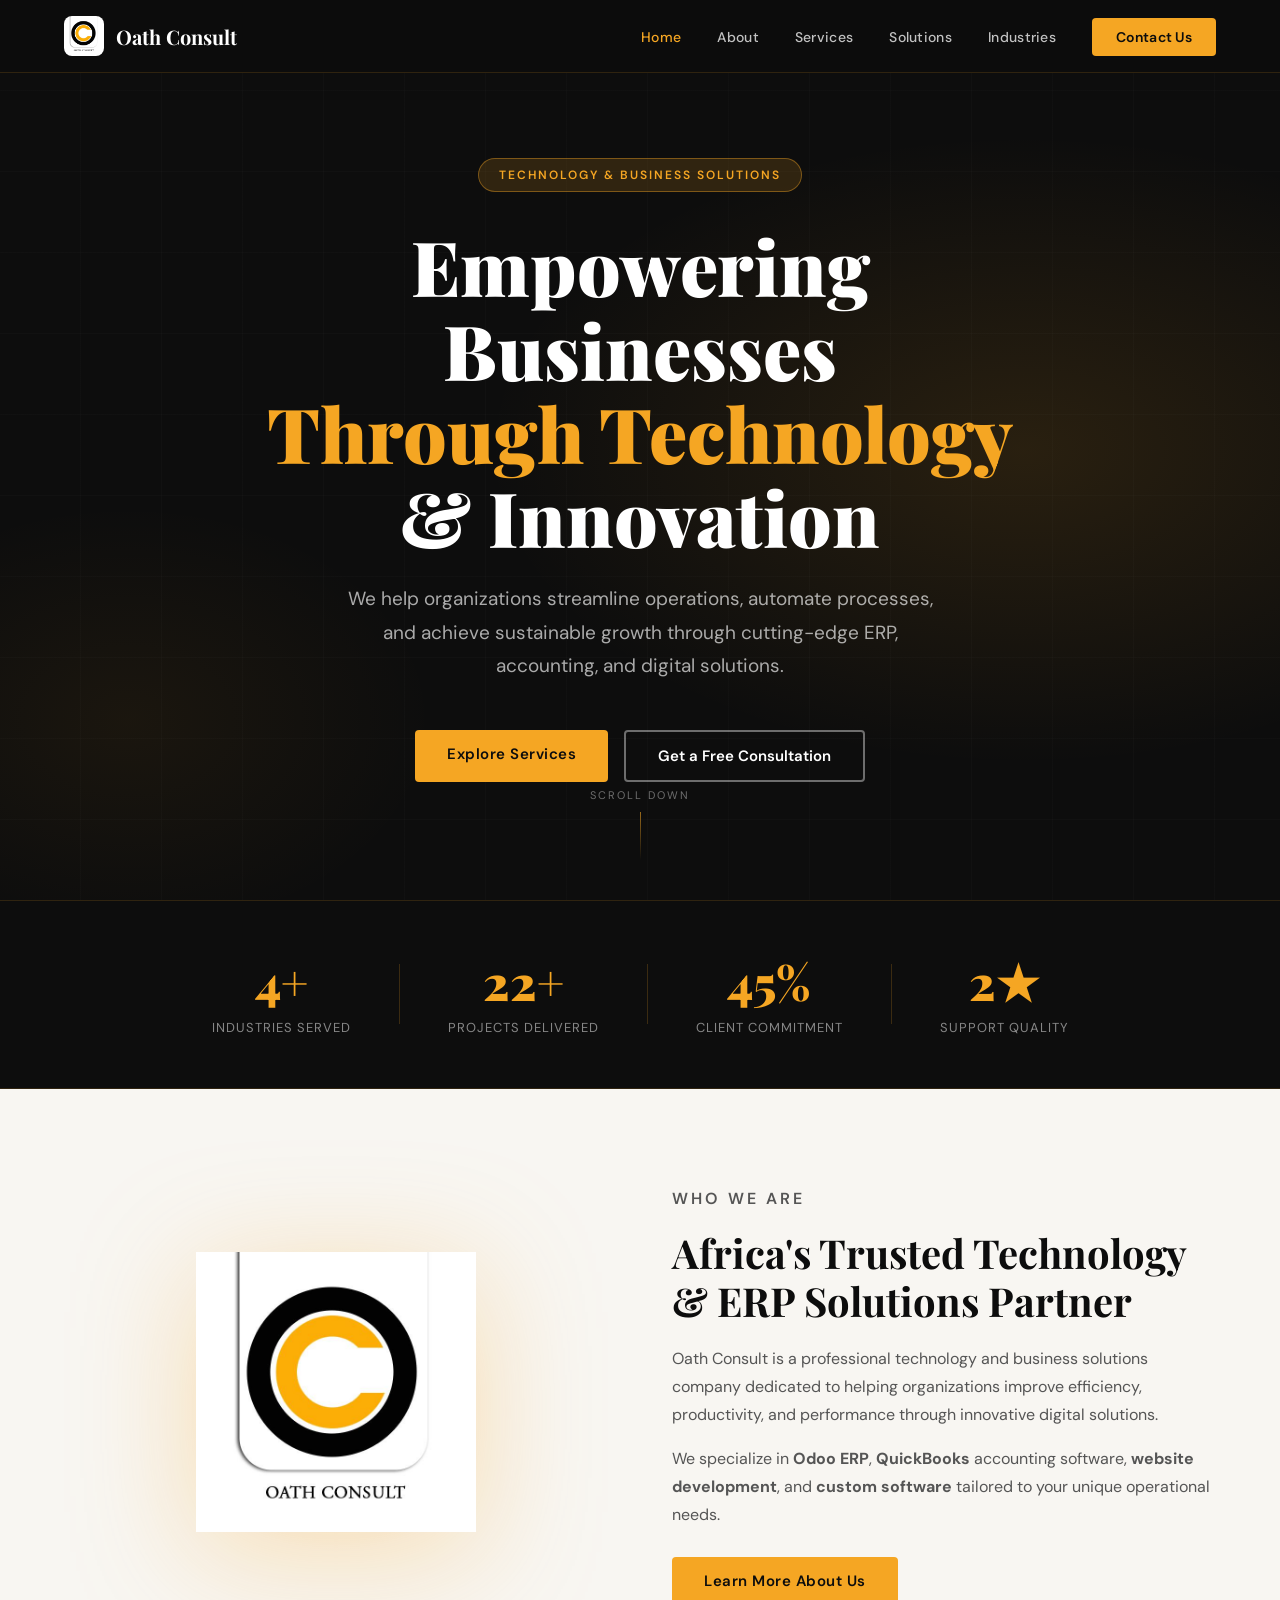
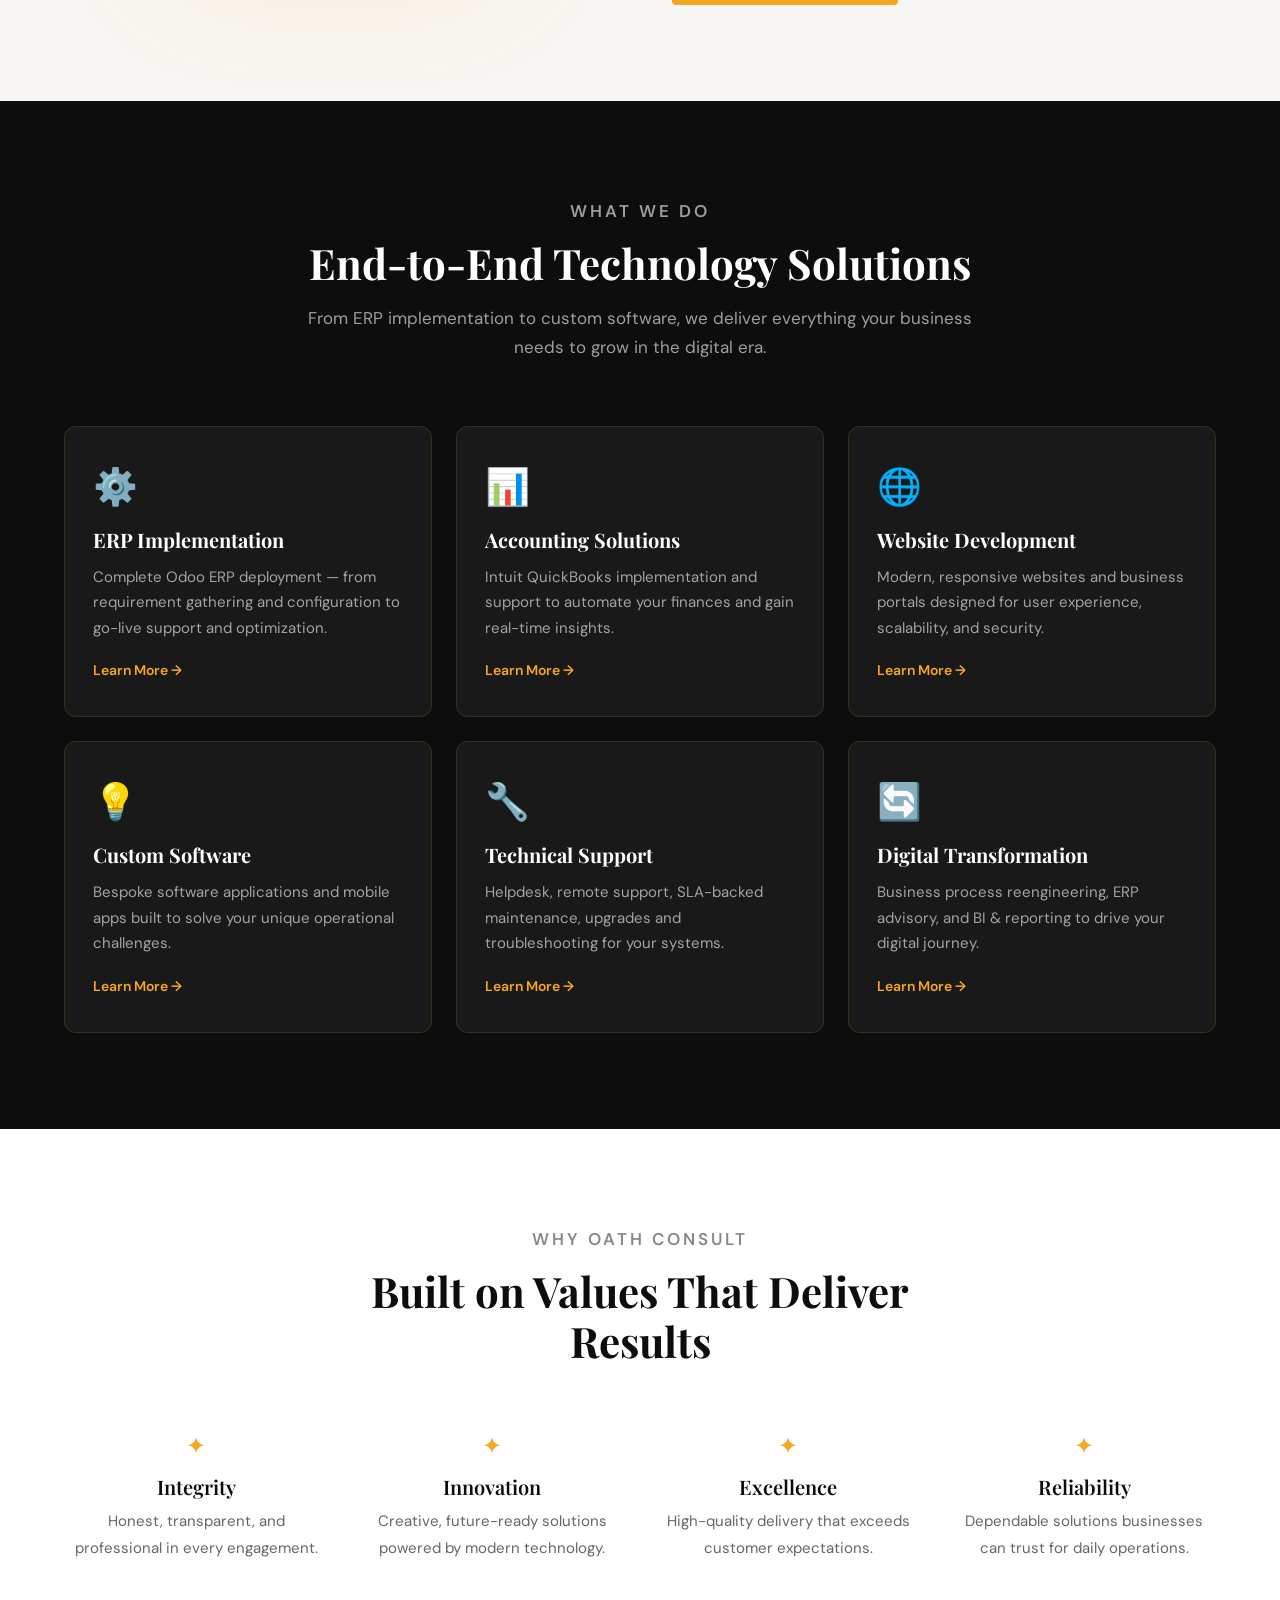
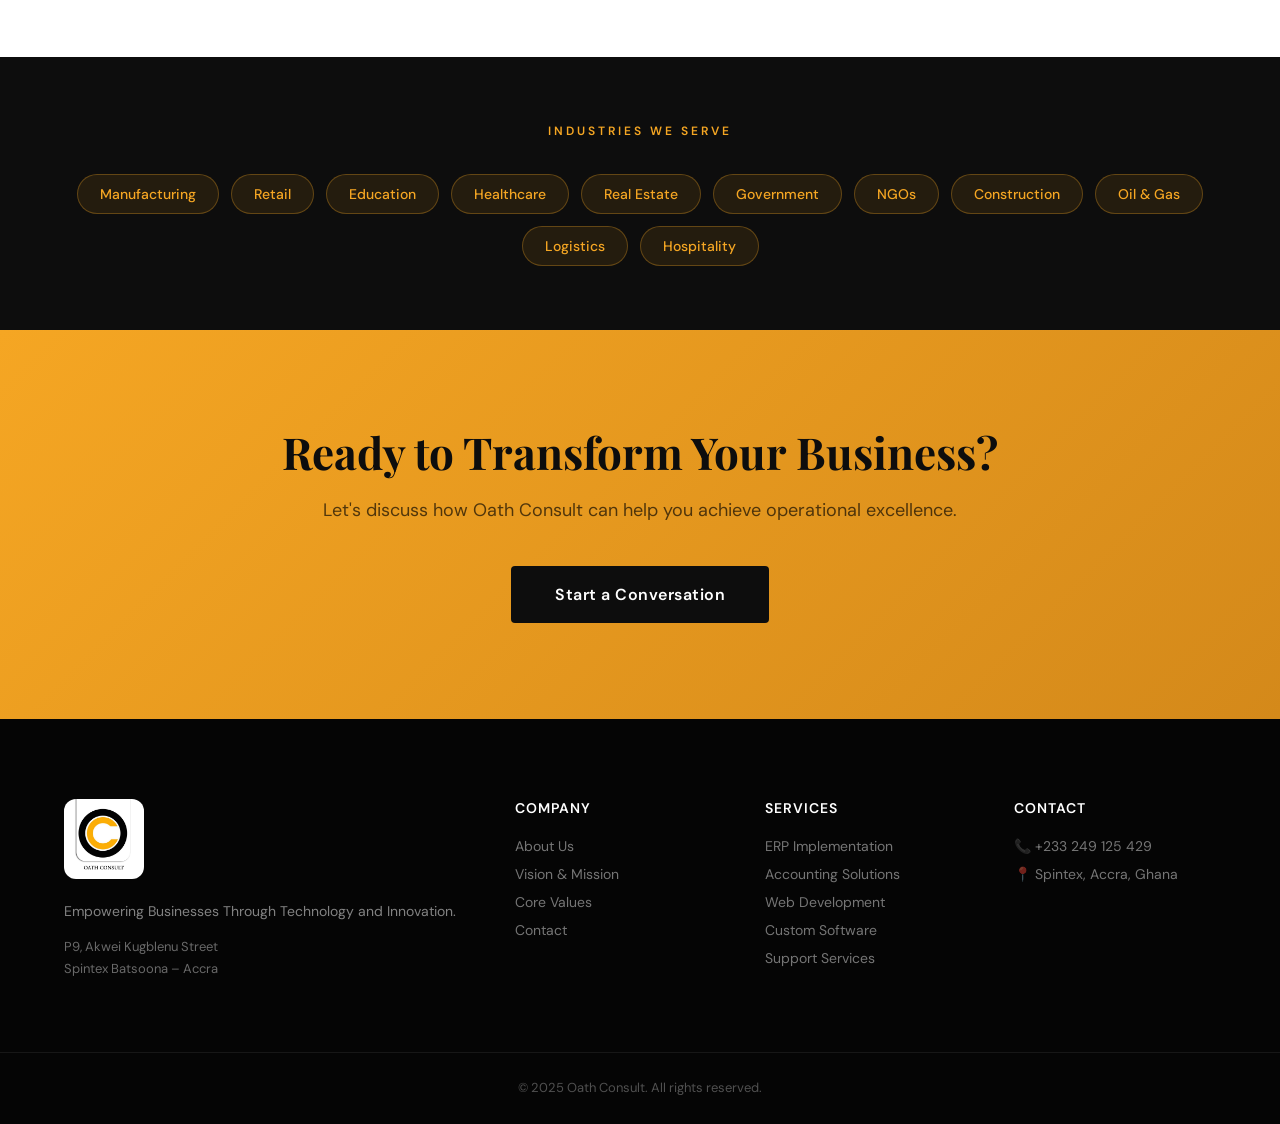
<file: index.html>
<!DOCTYPE html>
<html lang="en">
<head>
  <meta charset="UTF-8" />
  <meta name="viewport" content="width=device-width, initial-scale=1.0"/>
  <title>Oath Consult – Empowering Businesses Through Technology & Innovation</title>
  <link rel="stylesheet" href="style.css"/>
  <link href="https://fonts.googleapis.com/css2?family=Playfair+Display:wght@400;700;900&family=DM+Sans:wght@300;400;500;600&display=swap" rel="stylesheet"/>
</head>
<body>

  <!-- NAVBAR -->
  <nav class="navbar" id="navbar">
    <div class="nav-container">
      <a href="index.html" class="nav-logo">
        <img src="logo.jpeg" alt="Oath Consult Logo" class="logo-img"/>
        <span class="logo-text">Oath Consult</span>
      </a>
      <ul class="nav-links" id="navLinks">
        <li><a href="index.html" class="active">Home</a></li>
        <li><a href="about.html">About</a></li>
        <li><a href="services.html">Services</a></li>
        <li><a href="solutions.html">Solutions</a></li>
        <li><a href="industries.html">Industries</a></li>
        <li><a href="contact.html" class="nav-cta">Contact Us</a></li>
      </ul>
      <button class="hamburger" id="hamburger" aria-label="Toggle menu">
        <span></span><span></span><span></span>
      </button>
    </div>
  </nav>

  <!-- HERO -->
  <section class="hero">
    <div class="hero-bg"></div>
    <div class="hero-content">
      <div class="hero-badge">Technology & Business Solutions</div>
      <h1 class="hero-title">Empowering Businesses<br/><span class="gold">Through Technology</span><br/>&amp; Innovation</h1>
      <p class="hero-sub">We help organizations streamline operations, automate processes, and achieve sustainable growth through cutting-edge ERP, accounting, and digital solutions.</p>
      <div class="hero-actions">
        <a href="services.html" class="btn-primary">Explore Services</a>
        <a href="contact.html" class="btn-outline">Get a Free Consultation</a>
      </div>
    </div>
    <div class="hero-scroll">
      <span>Scroll Down</span>
      <div class="scroll-line"></div>
    </div>
  </section>

  <!-- STATS -->
  <section class="stats">
    <div class="container">
      <div class="stat-item">
        <h3 class="stat-number">10+</h3>
        <p class="stat-label">Industries Served</p>
      </div>
      <div class="stat-divider"></div>
      <div class="stat-item">
        <h3 class="stat-number">50+</h3>
        <p class="stat-label">Projects Delivered</p>
      </div>
      <div class="stat-divider"></div>
      <div class="stat-item">
        <h3 class="stat-number">100%</h3>
        <p class="stat-label">Client Commitment</p>
      </div>
      <div class="stat-divider"></div>
      <div class="stat-item">
        <h3 class="stat-number">5★</h3>
        <p class="stat-label">Support Quality</p>
      </div>
    </div>
  </section>

  <!-- ABOUT SNIPPET -->
  <section class="about-snap section">
    <div class="container grid-2">
      <div class="about-visual">
        <div class="about-card-bg"></div>
        <div class="about-logo-large">
          <img src="logo.jpeg" alt="Oath Consult"/>
        </div>
      </div>
      <div class="about-text">
        <p class="eyebrow">Who We Are</p>
        <h2>Africa's Trusted Technology & ERP Solutions Partner</h2>
        <p>Oath Consult is a professional technology and business solutions company dedicated to helping organizations improve efficiency, productivity, and performance through innovative digital solutions.</p>
        <p>We specialize in <strong>Odoo ERP</strong>, <strong>QuickBooks</strong> accounting software, <strong>website development</strong>, and <strong>custom software</strong> tailored to your unique operational needs.</p>
        <a href="about.html" class="btn-primary">Learn More About Us</a>
      </div>
    </div>
  </section>

  <!-- CORE SERVICES -->
  <section class="services-snap section dark-bg">
    <div class="container">
      <div class="section-header">
        <p class="eyebrow light">What We Do</p>
        <h2>End-to-End Technology Solutions</h2>
        <p class="section-desc">From ERP implementation to custom software, we deliver everything your business needs to grow in the digital era.</p>
      </div>
      <div class="services-grid">
        <div class="service-card">
          <div class="service-icon">⚙️</div>
          <h3>ERP Implementation</h3>
          <p>Complete Odoo ERP deployment — from requirement gathering and configuration to go-live support and optimization.</p>
          <a href="services.html" class="card-link">Learn More →</a>
        </div>
        <div class="service-card">
          <div class="service-icon">📊</div>
          <h3>Accounting Solutions</h3>
          <p>Intuit QuickBooks implementation and support to automate your finances and gain real-time insights.</p>
          <a href="services.html" class="card-link">Learn More →</a>
        </div>
        <div class="service-card">
          <div class="service-icon">🌐</div>
          <h3>Website Development</h3>
          <p>Modern, responsive websites and business portals designed for user experience, scalability, and security.</p>
          <a href="services.html" class="card-link">Learn More →</a>
        </div>
        <div class="service-card">
          <div class="service-icon">💡</div>
          <h3>Custom Software</h3>
          <p>Bespoke software applications and mobile apps built to solve your unique operational challenges.</p>
          <a href="services.html" class="card-link">Learn More →</a>
        </div>
        <div class="service-card">
          <div class="service-icon">🔧</div>
          <h3>Technical Support</h3>
          <p>Helpdesk, remote support, SLA-backed maintenance, upgrades and troubleshooting for your systems.</p>
          <a href="services.html" class="card-link">Learn More →</a>
        </div>
        <div class="service-card">
          <div class="service-icon">🔄</div>
          <h3>Digital Transformation</h3>
          <p>Business process reengineering, ERP advisory, and BI & reporting to drive your digital journey.</p>
          <a href="services.html" class="card-link">Learn More →</a>
        </div>
      </div>
    </div>
  </section>

  <!-- WHY CHOOSE US -->
  <section class="why section">
    <div class="container">
      <div class="section-header">
        <p class="eyebrow">Why Oath Consult</p>
        <h2>Built on Values That Deliver Results</h2>
      </div>
      <div class="values-grid">
        <div class="value-item"><span class="value-icon">✦</span><h4>Integrity</h4><p>Honest, transparent, and professional in every engagement.</p></div>
        <div class="value-item"><span class="value-icon">✦</span><h4>Innovation</h4><p>Creative, future-ready solutions powered by modern technology.</p></div>
        <div class="value-item"><span class="value-icon">✦</span><h4>Excellence</h4><p>High-quality delivery that exceeds customer expectations.</p></div>
        <div class="value-item"><span class="value-icon">✦</span><h4>Reliability</h4><p>Dependable solutions businesses can trust for daily operations.</p></div>
      </div>
    </div>
  </section>

  <!-- INDUSTRIES STRIP -->
  <section class="industries-strip section dark-bg">
    <div class="container">
      <p class="eyebrow light center">Industries We Serve</p>
      <div class="industry-tags">
        <span>Manufacturing</span><span>Retail</span><span>Education</span><span>Healthcare</span>
        <span>Real Estate</span><span>Government</span><span>NGOs</span><span>Construction</span>
        <span>Oil & Gas</span><span>Logistics</span><span>Hospitality</span>
      </div>
    </div>
  </section>

  <!-- CTA BANNER -->
  <section class="cta-banner">
    <div class="container">
      <h2>Ready to Transform Your Business?</h2>
      <p>Let's discuss how Oath Consult can help you achieve operational excellence.</p>
      <a href="contact.html" class="btn-primary large">Start a Conversation</a>
    </div>
  </section>

  <!-- FOOTER -->
  <footer class="footer">
    <div class="container footer-grid">
      <div class="footer-brand">
        <img src="logo.jpeg" alt="Oath Consult" class="footer-logo"/>
        <p>Empowering Businesses Through Technology and Innovation.</p>
        <p class="footer-address">P9, Akwei Kugblenu Street<br/>Spintex Batsoona – Accra</p>
      </div>
      <div class="footer-col">
        <h4>Company</h4>
        <ul>
          <li><a href="about.html">About Us</a></li>
          <li><a href="about.html#vision">Vision & Mission</a></li>
          <li><a href="about.html#values">Core Values</a></li>
          <li><a href="contact.html">Contact</a></li>
        </ul>
      </div>
      <div class="footer-col">
        <h4>Services</h4>
        <ul>
          <li><a href="services.html">ERP Implementation</a></li>
          <li><a href="services.html">Accounting Solutions</a></li>
          <li><a href="services.html">Web Development</a></li>
          <li><a href="services.html">Custom Software</a></li>
          <li><a href="services.html">Support Services</a></li>
        </ul>
      </div>
      <div class="footer-col">
        <h4>Contact</h4>
        <ul>
          <li>📞 +233 249 125 429</li>
          <li>📍 Spintex, Accra, Ghana</li>
        </ul>
      </div>
    </div>
    <div class="footer-bottom">
      <p>© 2025 Oath Consult. All rights reserved.</p>
    </div>
  </footer>

  <script src="main.js"></script>
</body>
</html>
</file>
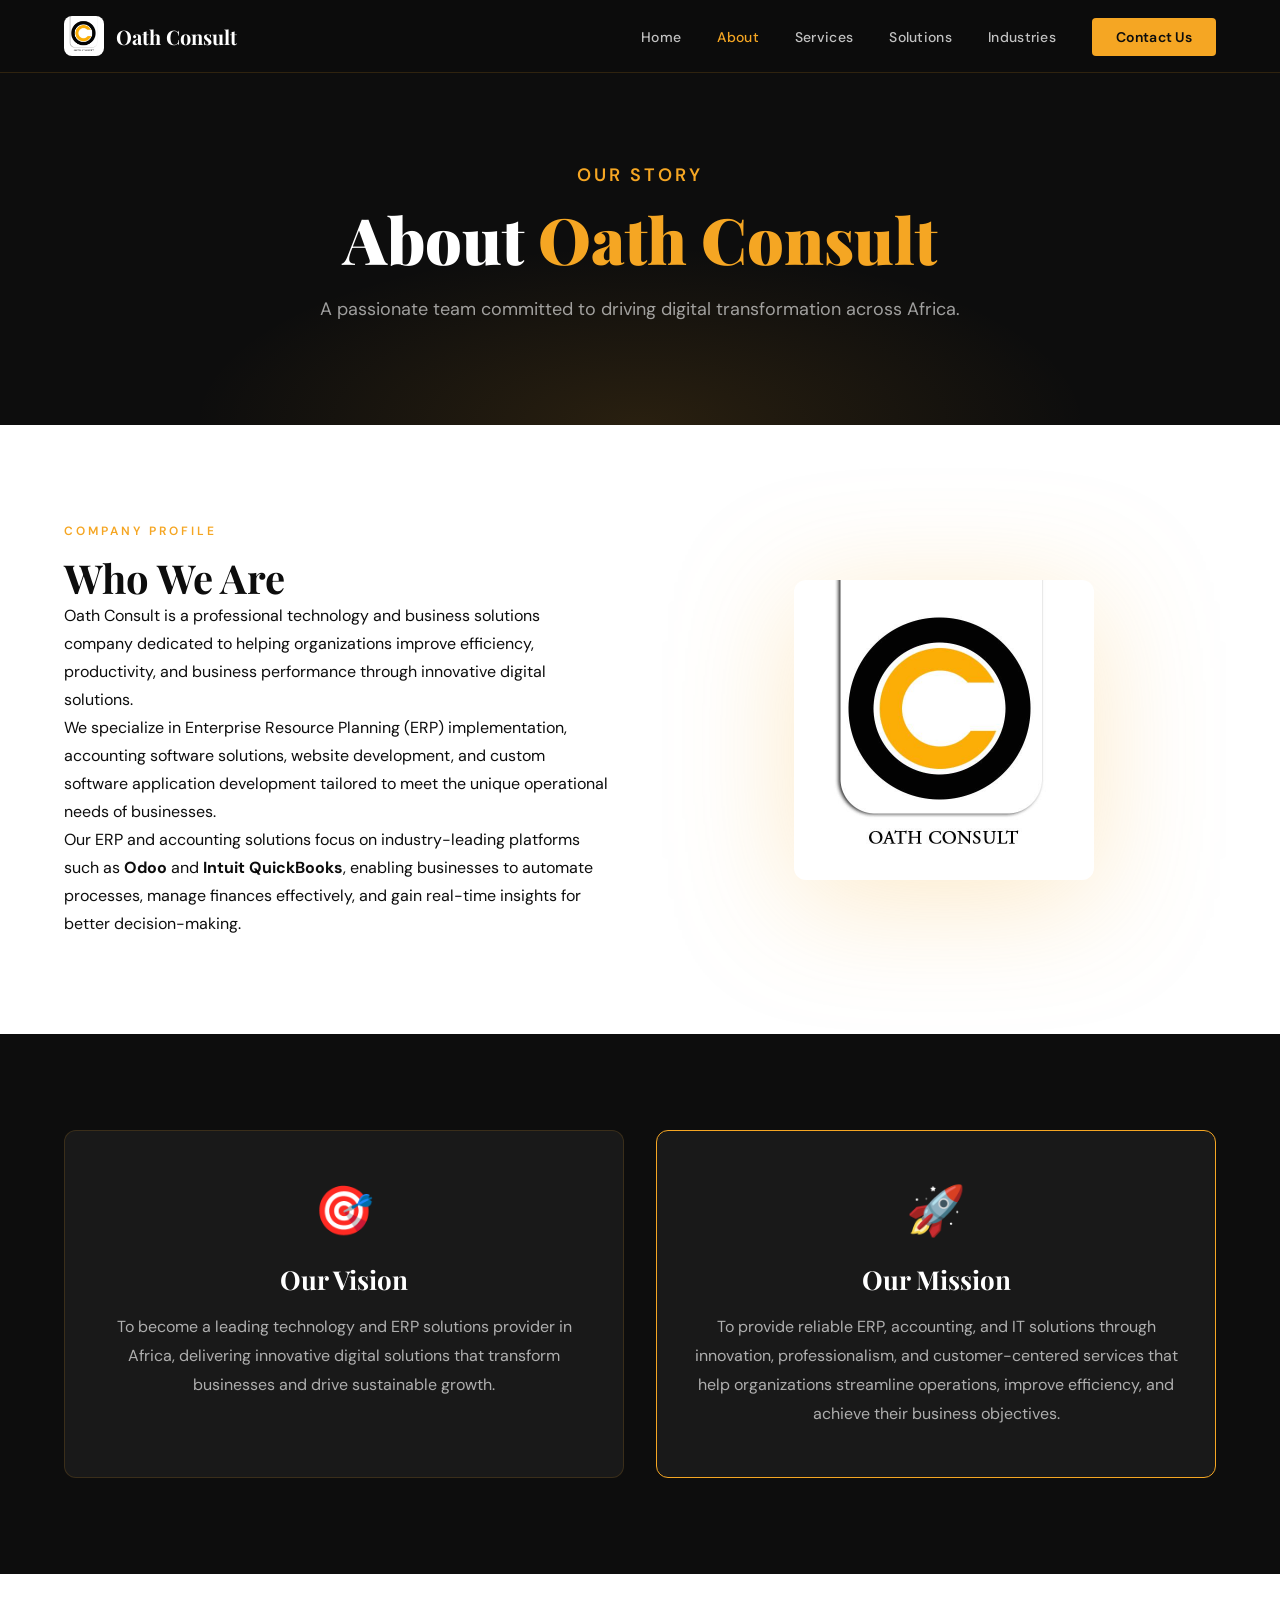
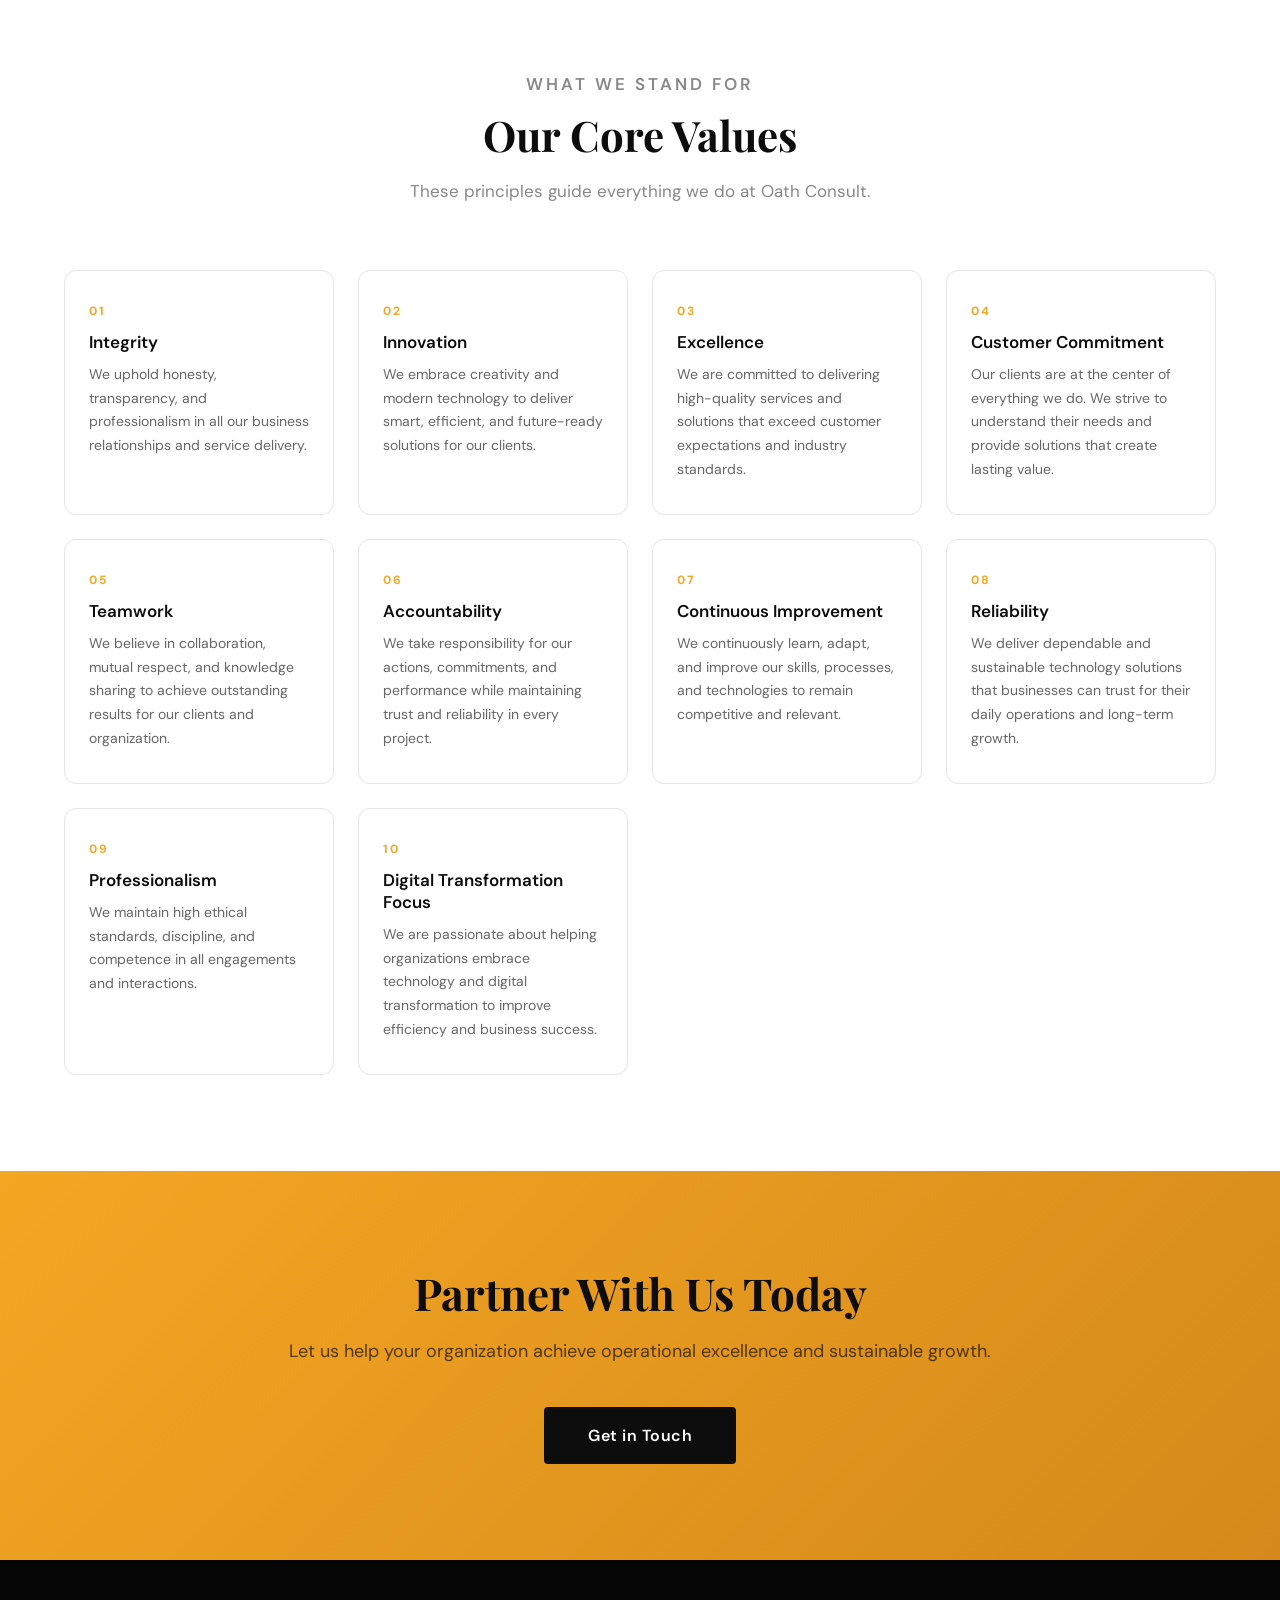
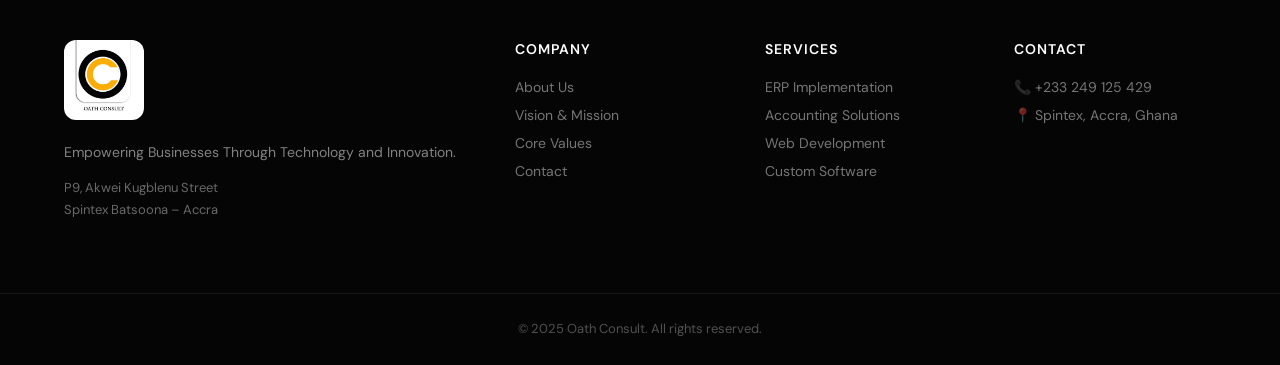
<file: about.html>
<!DOCTYPE html>
<html lang="en">
<head>
  <meta charset="UTF-8"/>
  <meta name="viewport" content="width=device-width, initial-scale=1.0"/>
  <title>About Us – Oath Consult</title>
  <link rel="stylesheet" href="style.css"/>
  <link href="https://fonts.googleapis.com/css2?family=Playfair+Display:wght@400;700;900&family=DM+Sans:wght@300;400;500;600&display=swap" rel="stylesheet"/>
</head>
<body>

  <nav class="navbar" id="navbar">
    <div class="nav-container">
      <a href="index.html" class="nav-logo">
        <img src="logo.jpeg" alt="Oath Consult Logo" class="logo-img"/>
        <span class="logo-text">Oath Consult</span>
      </a>
      <ul class="nav-links" id="navLinks">
        <li><a href="index.html">Home</a></li>
        <li><a href="about.html" class="active">About</a></li>
        <li><a href="services.html">Services</a></li>
        <li><a href="solutions.html">Solutions</a></li>
        <li><a href="industries.html">Industries</a></li>
        <li><a href="contact.html" class="nav-cta">Contact Us</a></li>
      </ul>
      <button class="hamburger" id="hamburger"><span></span><span></span><span></span></button>
    </div>
  </nav>

  <!-- PAGE HERO -->
  <section class="page-hero">
    <div class="page-hero-content">
      <p class="eyebrow light">Our Story</p>
      <h1>About <span class="gold">Oath Consult</span></h1>
      <p>A passionate team committed to driving digital transformation across Africa.</p>
    </div>
  </section>

  <!-- COMPANY PROFILE -->
  <section class="section">
    <div class="container grid-2 gap-lg">
      <div>
        <p class="eyebrow">Company Profile</p>
        <h2>Who We Are</h2>
        <p>Oath Consult is a professional technology and business solutions company dedicated to helping organizations improve efficiency, productivity, and business performance through innovative digital solutions.</p>
        <p>We specialize in Enterprise Resource Planning (ERP) implementation, accounting software solutions, website development, and custom software application development tailored to meet the unique operational needs of businesses.</p>
        <p>Our ERP and accounting solutions focus on industry-leading platforms such as <strong>Odoo</strong> and <strong>Intuit QuickBooks</strong>, enabling businesses to automate processes, manage finances effectively, and gain real-time insights for better decision-making.</p>
      </div>
      <div class="about-visual-page">
        <img src="logo.jpeg" alt="Oath Consult" class="about-page-logo"/>
      </div>
    </div>
  </section>

  <!-- VISION & MISSION -->
  <section class="section dark-bg" id="vision">
    <div class="container">
      <div class="vm-grid">
        <div class="vm-card">
          <div class="vm-icon">🎯</div>
          <h3>Our Vision</h3>
          <p>To become a leading technology and ERP solutions provider in Africa, delivering innovative digital solutions that transform businesses and drive sustainable growth.</p>
        </div>
        <div class="vm-card gold-border">
          <div class="vm-icon">🚀</div>
          <h3>Our Mission</h3>
          <p>To provide reliable ERP, accounting, and IT solutions through innovation, professionalism, and customer-centered services that help organizations streamline operations, improve efficiency, and achieve their business objectives.</p>
        </div>
      </div>
    </div>
  </section>

  <!-- CORE VALUES -->
  <section class="section" id="values">
    <div class="container">
      <div class="section-header">
        <p class="eyebrow">What We Stand For</p>
        <h2>Our Core Values</h2>
        <p class="section-desc">These principles guide everything we do at Oath Consult.</p>
      </div>
      <div class="values-full-grid">
        <div class="value-card"><span class="val-num">01</span><h4>Integrity</h4><p>We uphold honesty, transparency, and professionalism in all our business relationships and service delivery.</p></div>
        <div class="value-card"><span class="val-num">02</span><h4>Innovation</h4><p>We embrace creativity and modern technology to deliver smart, efficient, and future-ready solutions for our clients.</p></div>
        <div class="value-card"><span class="val-num">03</span><h4>Excellence</h4><p>We are committed to delivering high-quality services and solutions that exceed customer expectations and industry standards.</p></div>
        <div class="value-card"><span class="val-num">04</span><h4>Customer Commitment</h4><p>Our clients are at the center of everything we do. We strive to understand their needs and provide solutions that create lasting value.</p></div>
        <div class="value-card"><span class="val-num">05</span><h4>Teamwork</h4><p>We believe in collaboration, mutual respect, and knowledge sharing to achieve outstanding results for our clients and organization.</p></div>
        <div class="value-card"><span class="val-num">06</span><h4>Accountability</h4><p>We take responsibility for our actions, commitments, and performance while maintaining trust and reliability in every project.</p></div>
        <div class="value-card"><span class="val-num">07</span><h4>Continuous Improvement</h4><p>We continuously learn, adapt, and improve our skills, processes, and technologies to remain competitive and relevant.</p></div>
        <div class="value-card"><span class="val-num">08</span><h4>Reliability</h4><p>We deliver dependable and sustainable technology solutions that businesses can trust for their daily operations and long-term growth.</p></div>
        <div class="value-card"><span class="val-num">09</span><h4>Professionalism</h4><p>We maintain high ethical standards, discipline, and competence in all engagements and interactions.</p></div>
        <div class="value-card"><span class="val-num">10</span><h4>Digital Transformation Focus</h4><p>We are passionate about helping organizations embrace technology and digital transformation to improve efficiency and business success.</p></div>
      </div>
    </div>
  </section>

  <!-- CTA -->
  <section class="cta-banner">
    <div class="container">
      <h2>Partner With Us Today</h2>
      <p>Let us help your organization achieve operational excellence and sustainable growth.</p>
      <a href="contact.html" class="btn-primary large">Get in Touch</a>
    </div>
  </section>

  <footer class="footer">
    <div class="container footer-grid">
      <div class="footer-brand">
        <img src="logo.jpeg" alt="Oath Consult" class="footer-logo"/>
        <p>Empowering Businesses Through Technology and Innovation.</p>
        <p class="footer-address">P9, Akwei Kugblenu Street<br/>Spintex Batsoona – Accra</p>
      </div>
      <div class="footer-col"><h4>Company</h4><ul><li><a href="about.html">About Us</a></li><li><a href="about.html#vision">Vision & Mission</a></li><li><a href="about.html#values">Core Values</a></li><li><a href="contact.html">Contact</a></li></ul></div>
      <div class="footer-col"><h4>Services</h4><ul><li><a href="services.html">ERP Implementation</a></li><li><a href="services.html">Accounting Solutions</a></li><li><a href="services.html">Web Development</a></li><li><a href="services.html">Custom Software</a></li></ul></div>
      <div class="footer-col"><h4>Contact</h4><ul><li>📞 +233 249 125 429</li><li>📍 Spintex, Accra, Ghana</li></ul></div>
    </div>
    <div class="footer-bottom"><p>© 2025 Oath Consult. All rights reserved.</p></div>
  </footer>
  <script src="main.js"></script>
</body>
</html>
</file>
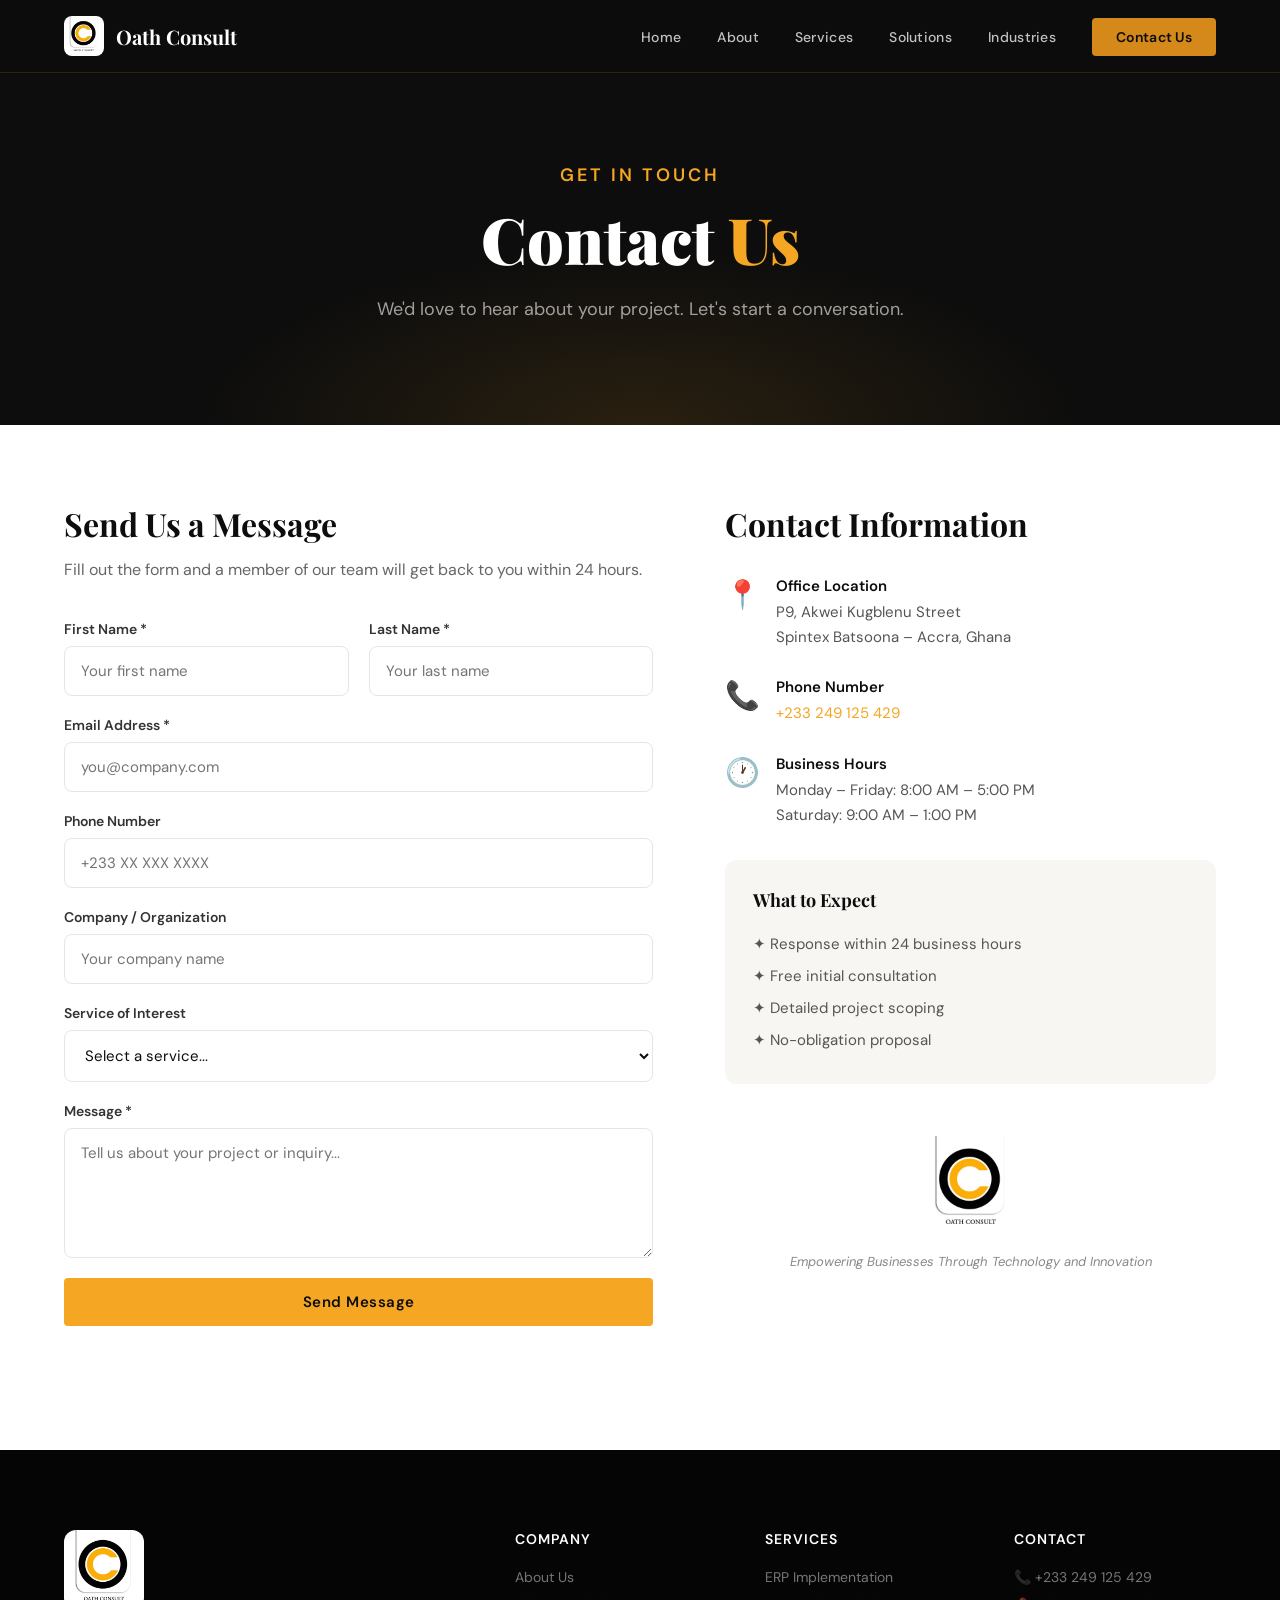
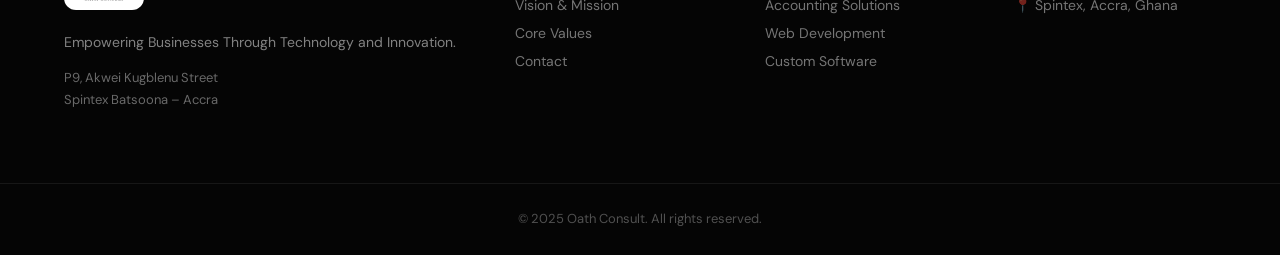
<file: contact.html>
<!DOCTYPE html>
<html lang="en">
<head>
  <meta charset="UTF-8"/>
  <meta name="viewport" content="width=device-width, initial-scale=1.0"/>
  <title>Contact Us – Oath Consult</title>
  <link rel="stylesheet" href="style.css"/>
  <link href="https://fonts.googleapis.com/css2?family=Playfair+Display:wght@400;700;900&family=DM+Sans:wght@300;400;500;600&display=swap" rel="stylesheet"/>
</head>
<body>

  <nav class="navbar" id="navbar">
    <div class="nav-container">
      <a href="index.html" class="nav-logo">
        <img src="logo.jpeg" alt="Oath Consult Logo" class="logo-img"/>
        <span class="logo-text">Oath Consult</span>
      </a>
      <ul class="nav-links" id="navLinks">
        <li><a href="index.html">Home</a></li>
        <li><a href="about.html">About</a></li>
        <li><a href="services.html">Services</a></li>
        <li><a href="solutions.html">Solutions</a></li>
        <li><a href="industries.html">Industries</a></li>
        <li><a href="contact.html" class="nav-cta active">Contact Us</a></li>
      </ul>
      <button class="hamburger" id="hamburger"><span></span><span></span><span></span></button>
    </div>
  </nav>

  <section class="page-hero">
    <div class="page-hero-content">
      <p class="eyebrow light">Get In Touch</p>
      <h1>Contact <span class="gold">Us</span></h1>
      <p>We'd love to hear about your project. Let's start a conversation.</p>
    </div>
  </section>

  <section class="section contact-section">
    <div class="container contact-grid">

      <!-- FORM -->
      <div class="contact-form-wrap">
        <h2>Send Us a Message</h2>
        <p>Fill out the form and a member of our team will get back to you within 24 hours.</p>
        <form class="contact-form" id="contactForm">
          <div class="form-row">
            <div class="form-group">
              <label for="firstName">First Name *</label>
              <input type="text" id="firstName" placeholder="Your first name" required/>
            </div>
            <div class="form-group">
              <label for="lastName">Last Name *</label>
              <input type="text" id="lastName" placeholder="Your last name" required/>
            </div>
          </div>
          <div class="form-group">
            <label for="email">Email Address *</label>
            <input type="email" id="email" placeholder="you@company.com" required/>
          </div>
          <div class="form-group">
            <label for="phone">Phone Number</label>
            <input type="tel" id="phone" placeholder="+233 XX XXX XXXX"/>
          </div>
          <div class="form-group">
            <label for="company">Company / Organization</label>
            <input type="text" id="company" placeholder="Your company name"/>
          </div>
          <div class="form-group">
            <label for="service">Service of Interest</label>
            <select id="service">
              <option value="">Select a service...</option>
              <option>ERP Implementation (Odoo)</option>
              <option>Accounting Solutions (QuickBooks)</option>
              <option>Website Development</option>
              <option>Custom Software Development</option>
              <option>Support & Maintenance</option>
              <option>Consulting Services</option>
              <option>Other</option>
            </select>
          </div>
          <div class="form-group">
            <label for="message">Message *</label>
            <textarea id="message" rows="5" placeholder="Tell us about your project or inquiry..." required></textarea>
          </div>
          <button type="submit" class="btn-primary full-width">Send Message</button>
          <p class="form-note" id="formMsg"></p>
        </form>
      </div>

      <!-- CONTACT INFO -->
      <div class="contact-info-wrap">
        <h2>Contact Information</h2>
        <div class="info-card">
          <span class="info-icon">📍</span>
          <div>
            <h4>Office Location</h4>
            <p>P9, Akwei Kugblenu Street<br/>Spintex Batsoona – Accra, Ghana</p>
          </div>
        </div>
        <div class="info-card">
          <span class="info-icon">📞</span>
          <div>
            <h4>Phone Number</h4>
            <p><a href="tel:+233249125429">+233 249 125 429</a></p>
          </div>
        </div>
        <div class="info-card">
          <span class="info-icon">🕐</span>
          <div>
            <h4>Business Hours</h4>
            <p>Monday – Friday: 8:00 AM – 5:00 PM<br/>Saturday: 9:00 AM – 1:00 PM</p>
          </div>
        </div>

        <div class="what-expect">
          <h3>What to Expect</h3>
          <ul>
            <li>✦ Response within 24 business hours</li>
            <li>✦ Free initial consultation</li>
            <li>✦ Detailed project scoping</li>
            <li>✦ No-obligation proposal</li>
          </ul>
        </div>

        <div class="logo-contact">
          <img src="logo.jpeg" alt="Oath Consult"/>
          <p class="tagline-small"><em>Empowering Businesses Through Technology and Innovation</em></p>
        </div>
      </div>

    </div>
  </section>

  <footer class="footer">
    <div class="container footer-grid">
      <div class="footer-brand"><img src="logo.jpeg" alt="Oath Consult" class="footer-logo"/><p>Empowering Businesses Through Technology and Innovation.</p><p class="footer-address">P9, Akwei Kugblenu Street<br/>Spintex Batsoona – Accra</p></div>
      <div class="footer-col"><h4>Company</h4><ul><li><a href="about.html">About Us</a></li><li><a href="about.html#vision">Vision & Mission</a></li><li><a href="about.html#values">Core Values</a></li><li><a href="contact.html">Contact</a></li></ul></div>
      <div class="footer-col"><h4>Services</h4><ul><li><a href="services.html">ERP Implementation</a></li><li><a href="services.html">Accounting Solutions</a></li><li><a href="services.html">Web Development</a></li><li><a href="services.html">Custom Software</a></li></ul></div>
      <div class="footer-col"><h4>Contact</h4><ul><li>📞 +233 249 125 429</li><li>📍 Spintex, Accra, Ghana</li></ul></div>
    </div>
    <div class="footer-bottom"><p>© 2025 Oath Consult. All rights reserved.</p></div>
  </footer>
  <script src="main.js"></script>
</body>
</html>
</file>
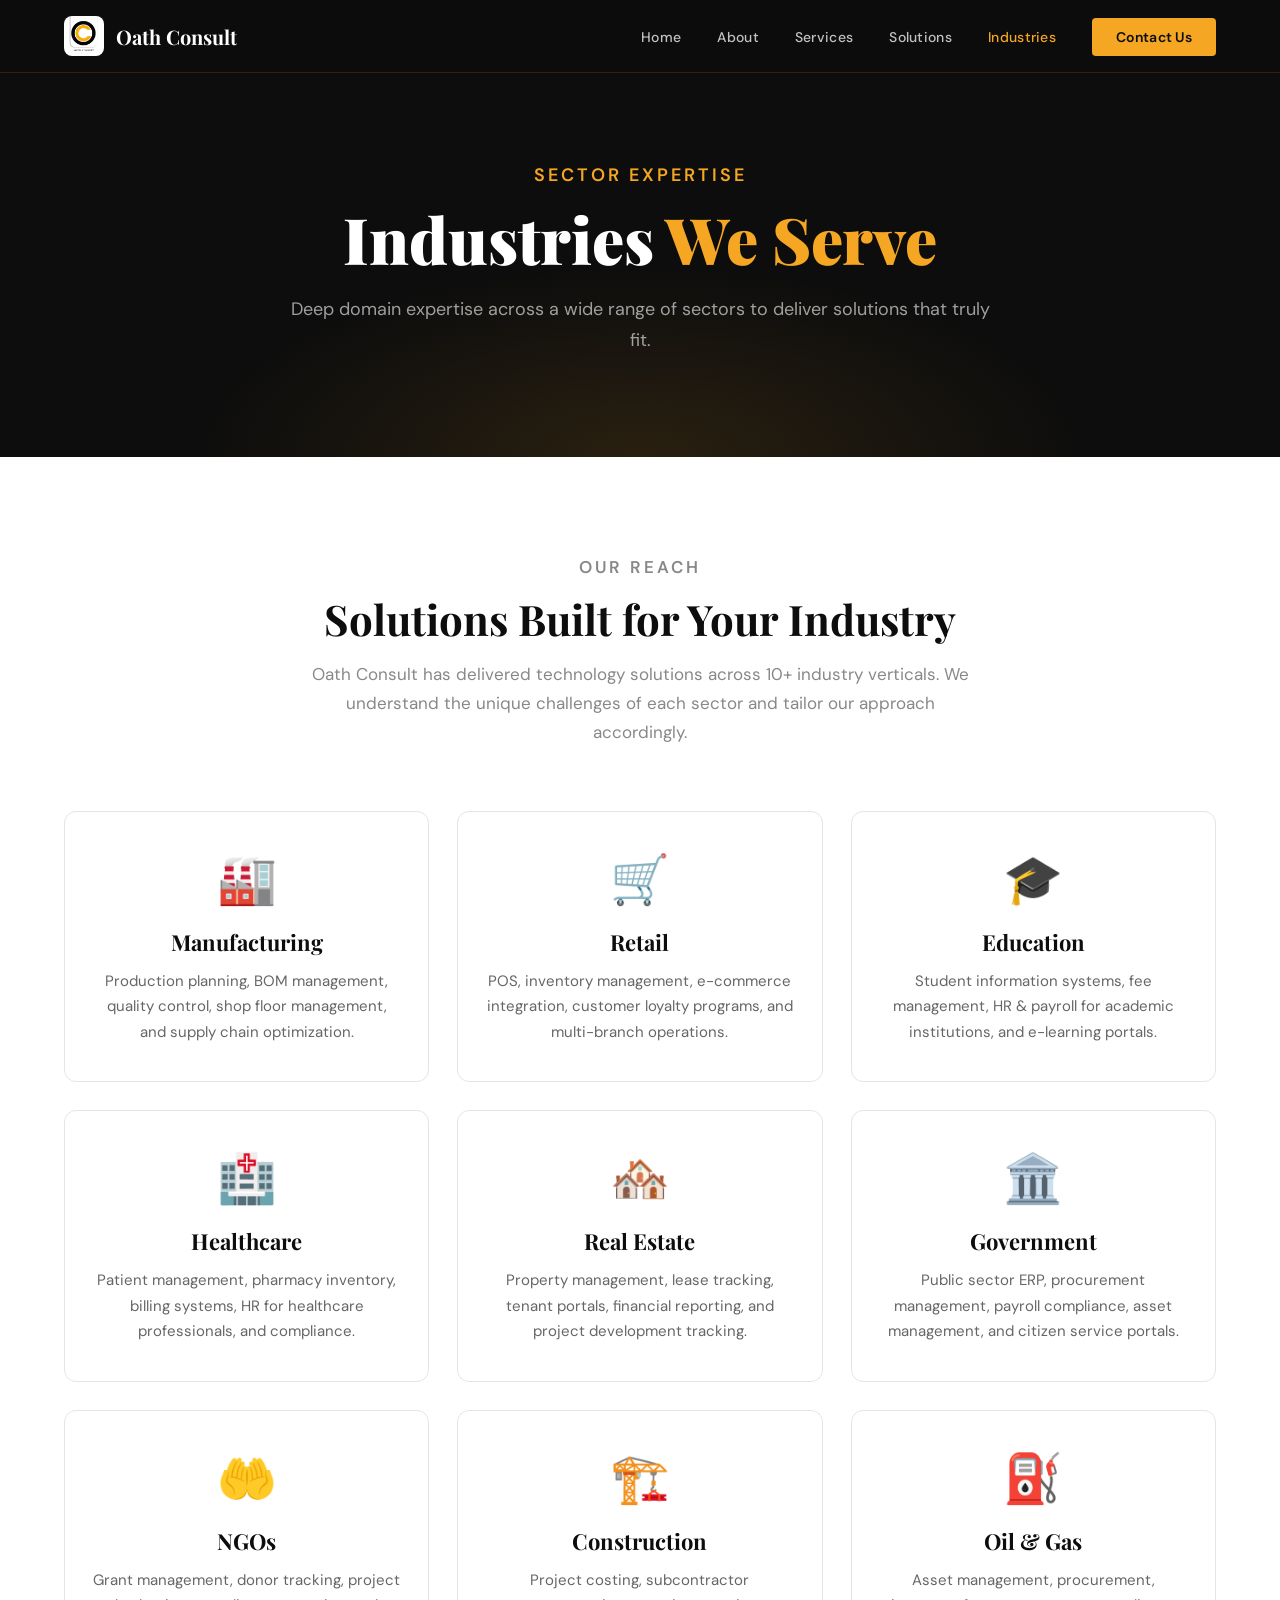
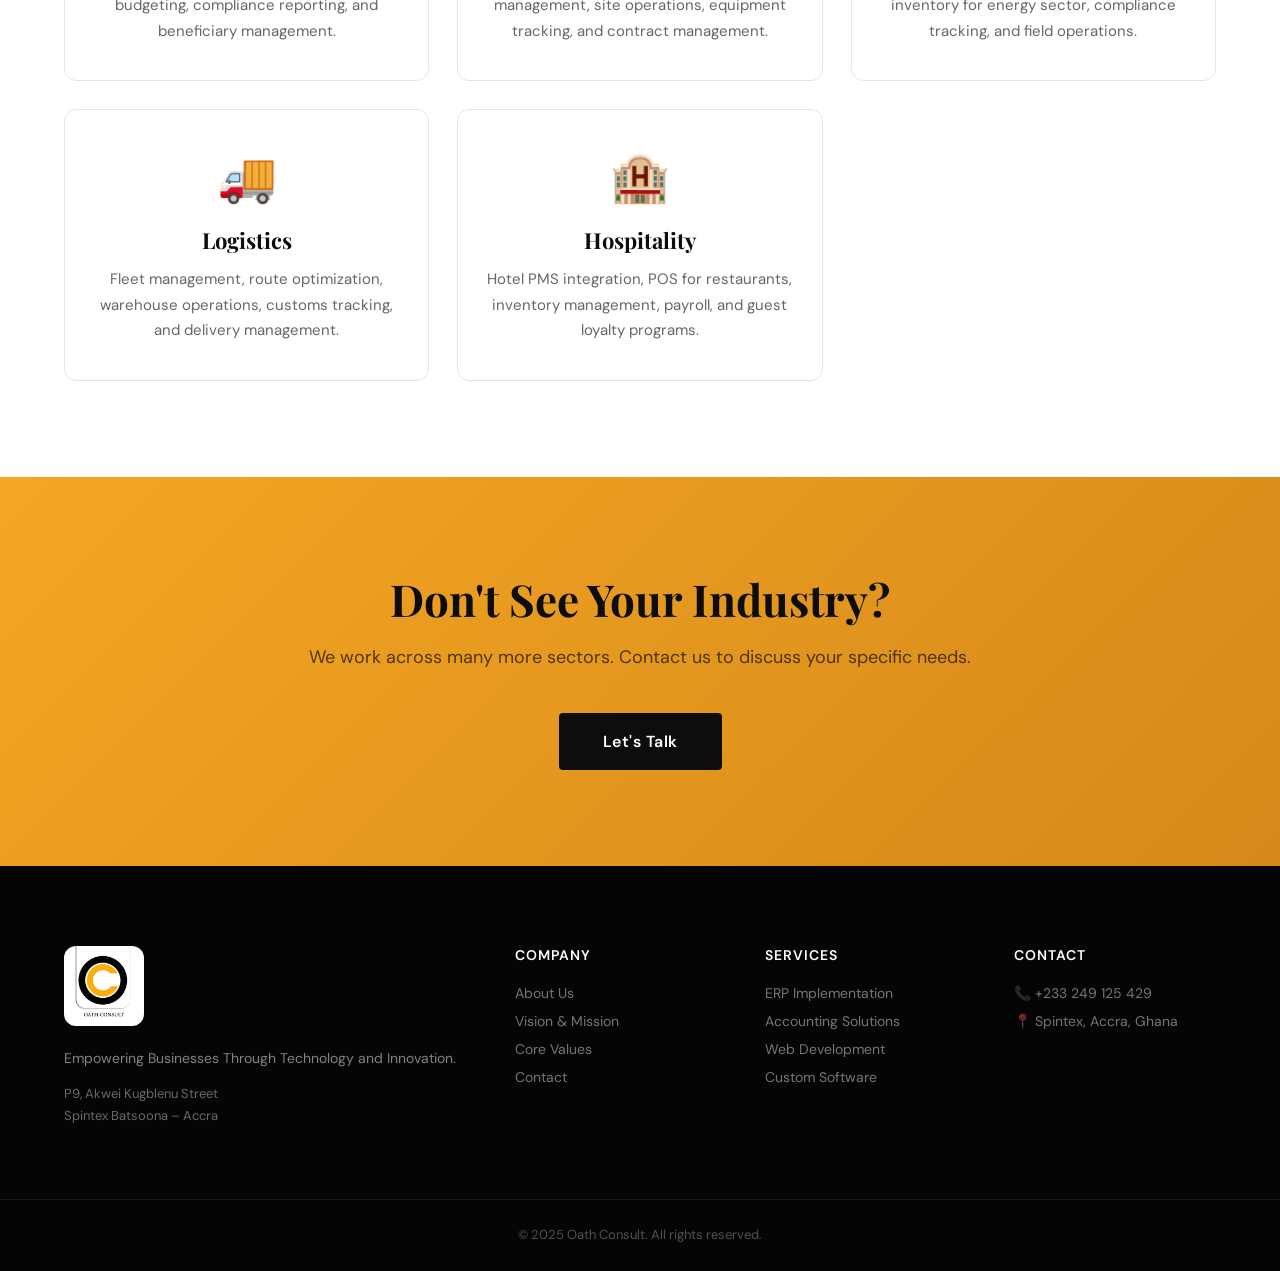
<file: industries.html>
<!DOCTYPE html>
<html lang="en">
<head>
  <meta charset="UTF-8"/>
  <meta name="viewport" content="width=device-width, initial-scale=1.0"/>
  <title>Industries – Oath Consult</title>
  <link rel="stylesheet" href="style.css"/>
  <link href="https://fonts.googleapis.com/css2?family=Playfair+Display:wght@400;700;900&family=DM+Sans:wght@300;400;500;600&display=swap" rel="stylesheet"/>
</head>
<body>

  <nav class="navbar" id="navbar">
    <div class="nav-container">
      <a href="index.html" class="nav-logo">
        <img src="logo.jpeg" alt="Oath Consult Logo" class="logo-img"/>
        <span class="logo-text">Oath Consult</span>
      </a>
      <ul class="nav-links" id="navLinks">
        <li><a href="index.html">Home</a></li>
        <li><a href="about.html">About</a></li>
        <li><a href="services.html">Services</a></li>
        <li><a href="solutions.html">Solutions</a></li>
        <li><a href="industries.html" class="active">Industries</a></li>
        <li><a href="contact.html" class="nav-cta">Contact Us</a></li>
      </ul>
      <button class="hamburger" id="hamburger"><span></span><span></span><span></span></button>
    </div>
  </nav>

  <section class="page-hero">
    <div class="page-hero-content">
      <p class="eyebrow light">Sector Expertise</p>
      <h1>Industries <span class="gold">We Serve</span></h1>
      <p>Deep domain expertise across a wide range of sectors to deliver solutions that truly fit.</p>
    </div>
  </section>

  <section class="section">
    <div class="container">
      <div class="section-header">
        <p class="eyebrow">Our Reach</p>
        <h2>Solutions Built for Your Industry</h2>
        <p class="section-desc">Oath Consult has delivered technology solutions across 10+ industry verticals. We understand the unique challenges of each sector and tailor our approach accordingly.</p>
      </div>
      <div class="industry-full-grid">

        <div class="industry-card">
          <div class="industry-icon">🏭</div>
          <h3>Manufacturing</h3>
          <p>Production planning, BOM management, quality control, shop floor management, and supply chain optimization.</p>
        </div>

        <div class="industry-card">
          <div class="industry-icon">🛒</div>
          <h3>Retail</h3>
          <p>POS, inventory management, e-commerce integration, customer loyalty programs, and multi-branch operations.</p>
        </div>

        <div class="industry-card">
          <div class="industry-icon">🎓</div>
          <h3>Education</h3>
          <p>Student information systems, fee management, HR & payroll for academic institutions, and e-learning portals.</p>
        </div>

        <div class="industry-card">
          <div class="industry-icon">🏥</div>
          <h3>Healthcare</h3>
          <p>Patient management, pharmacy inventory, billing systems, HR for healthcare professionals, and compliance.</p>
        </div>

        <div class="industry-card">
          <div class="industry-icon">🏘️</div>
          <h3>Real Estate</h3>
          <p>Property management, lease tracking, tenant portals, financial reporting, and project development tracking.</p>
        </div>

        <div class="industry-card">
          <div class="industry-icon">🏛️</div>
          <h3>Government</h3>
          <p>Public sector ERP, procurement management, payroll compliance, asset management, and citizen service portals.</p>
        </div>

        <div class="industry-card">
          <div class="industry-icon">🤲</div>
          <h3>NGOs</h3>
          <p>Grant management, donor tracking, project budgeting, compliance reporting, and beneficiary management.</p>
        </div>

        <div class="industry-card">
          <div class="industry-icon">🏗️</div>
          <h3>Construction</h3>
          <p>Project costing, subcontractor management, site operations, equipment tracking, and contract management.</p>
        </div>

        <div class="industry-card">
          <div class="industry-icon">⛽</div>
          <h3>Oil & Gas</h3>
          <p>Asset management, procurement, inventory for energy sector, compliance tracking, and field operations.</p>
        </div>

        <div class="industry-card">
          <div class="industry-icon">🚚</div>
          <h3>Logistics</h3>
          <p>Fleet management, route optimization, warehouse operations, customs tracking, and delivery management.</p>
        </div>

        <div class="industry-card">
          <div class="industry-icon">🏨</div>
          <h3>Hospitality</h3>
          <p>Hotel PMS integration, POS for restaurants, inventory management, payroll, and guest loyalty programs.</p>
        </div>

      </div>
    </div>
  </section>

  <section class="cta-banner">
    <div class="container">
      <h2>Don't See Your Industry?</h2>
      <p>We work across many more sectors. Contact us to discuss your specific needs.</p>
      <a href="contact.html" class="btn-primary large">Let's Talk</a>
    </div>
  </section>

  <footer class="footer">
    <div class="container footer-grid">
      <div class="footer-brand"><img src="logo.jpeg" alt="Oath Consult" class="footer-logo"/><p>Empowering Businesses Through Technology and Innovation.</p><p class="footer-address">P9, Akwei Kugblenu Street<br/>Spintex Batsoona – Accra</p></div>
      <div class="footer-col"><h4>Company</h4><ul><li><a href="about.html">About Us</a></li><li><a href="about.html#vision">Vision & Mission</a></li><li><a href="about.html#values">Core Values</a></li><li><a href="contact.html">Contact</a></li></ul></div>
      <div class="footer-col"><h4>Services</h4><ul><li><a href="services.html">ERP Implementation</a></li><li><a href="services.html">Accounting Solutions</a></li><li><a href="services.html">Web Development</a></li><li><a href="services.html">Custom Software</a></li></ul></div>
      <div class="footer-col"><h4>Contact</h4><ul><li>📞 +233 249 125 429</li><li>📍 Spintex, Accra, Ghana</li></ul></div>
    </div>
    <div class="footer-bottom"><p>© 2025 Oath Consult. All rights reserved.</p></div>
  </footer>
  <script src="main.js"></script>
</body>
</html>
</file>
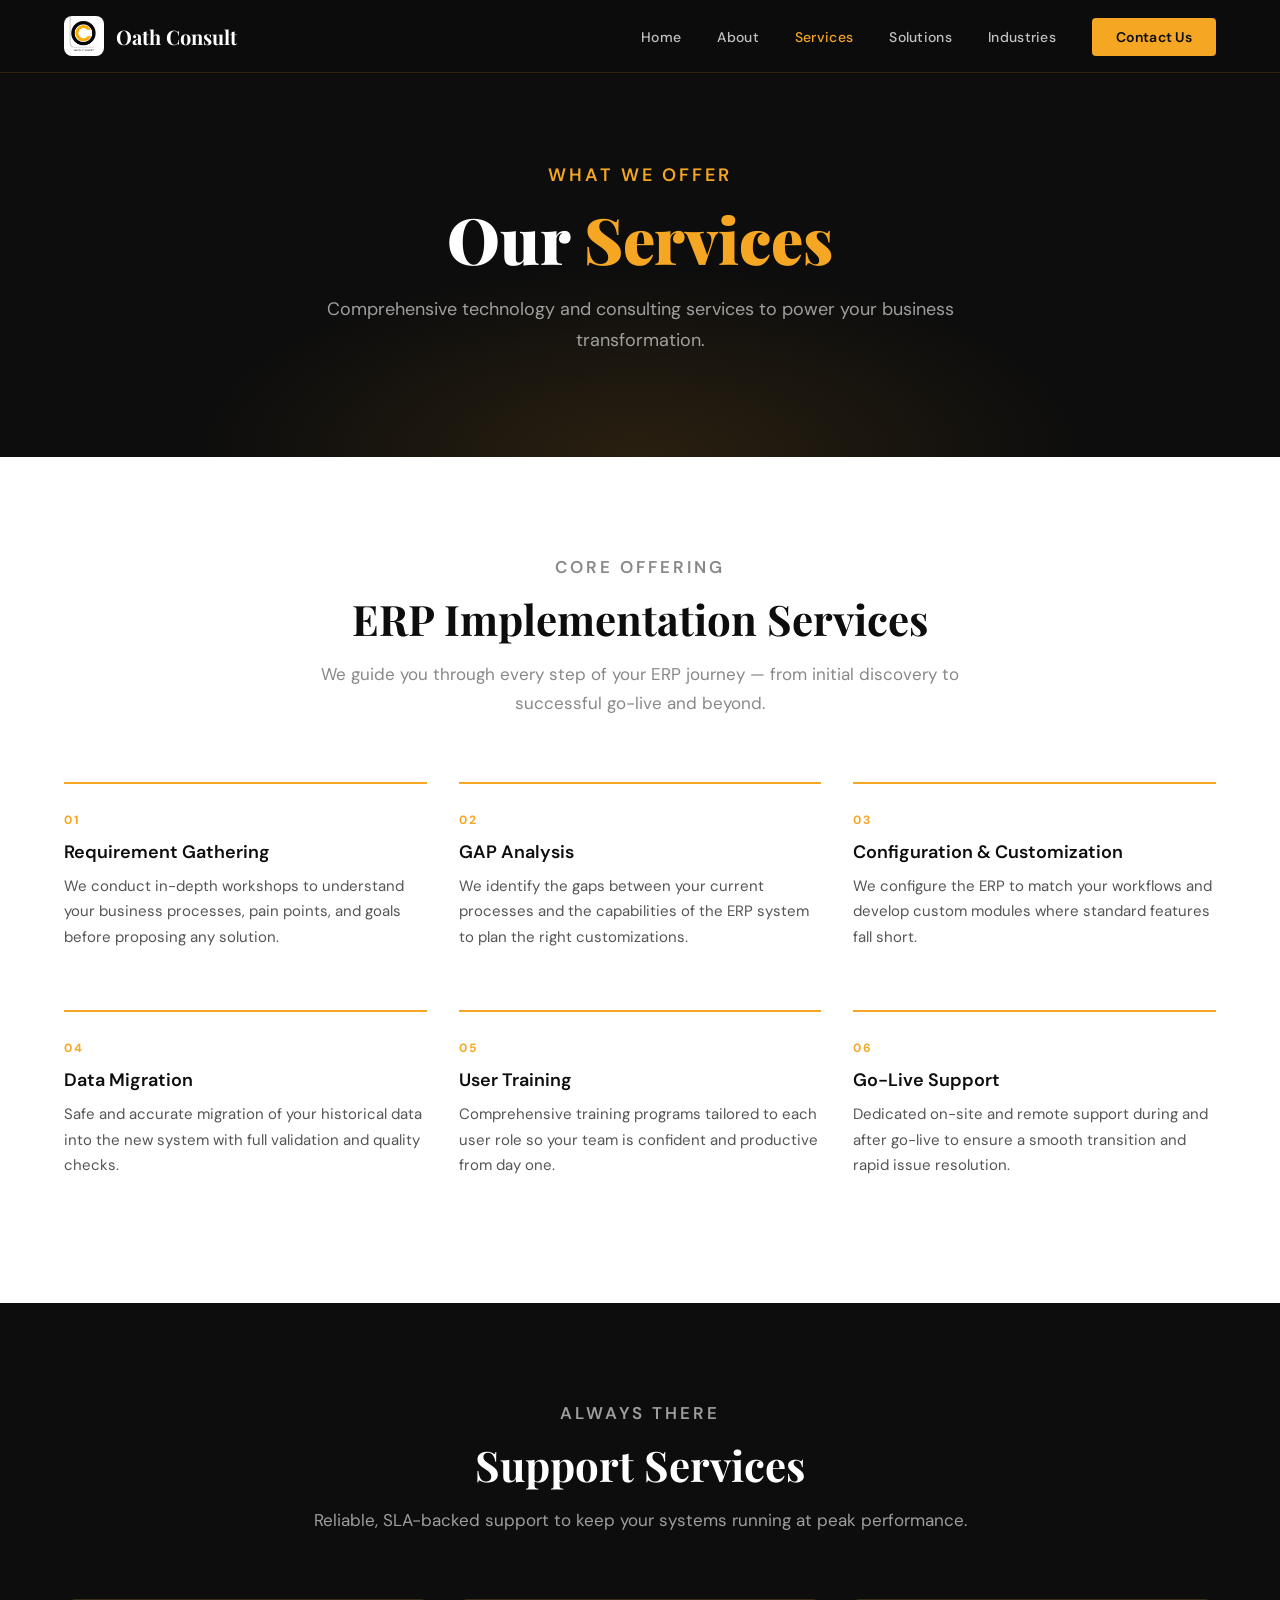
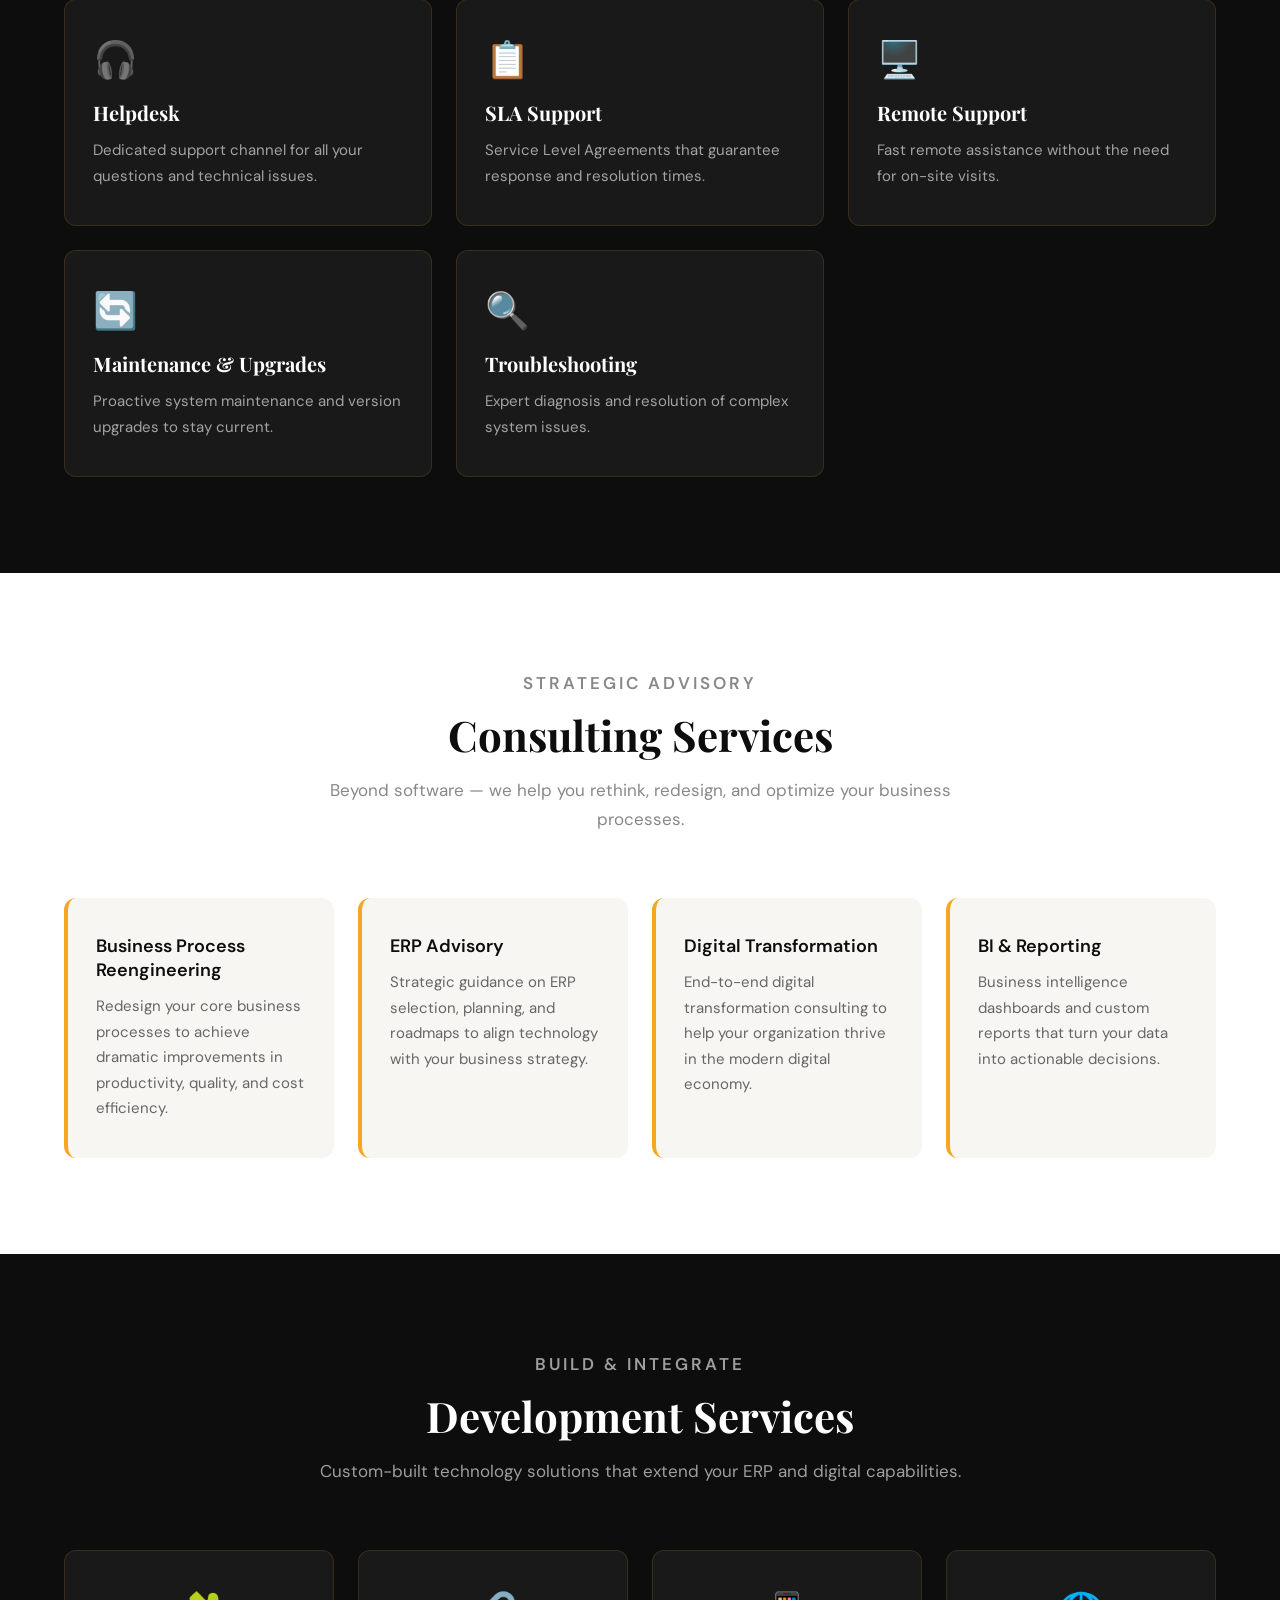
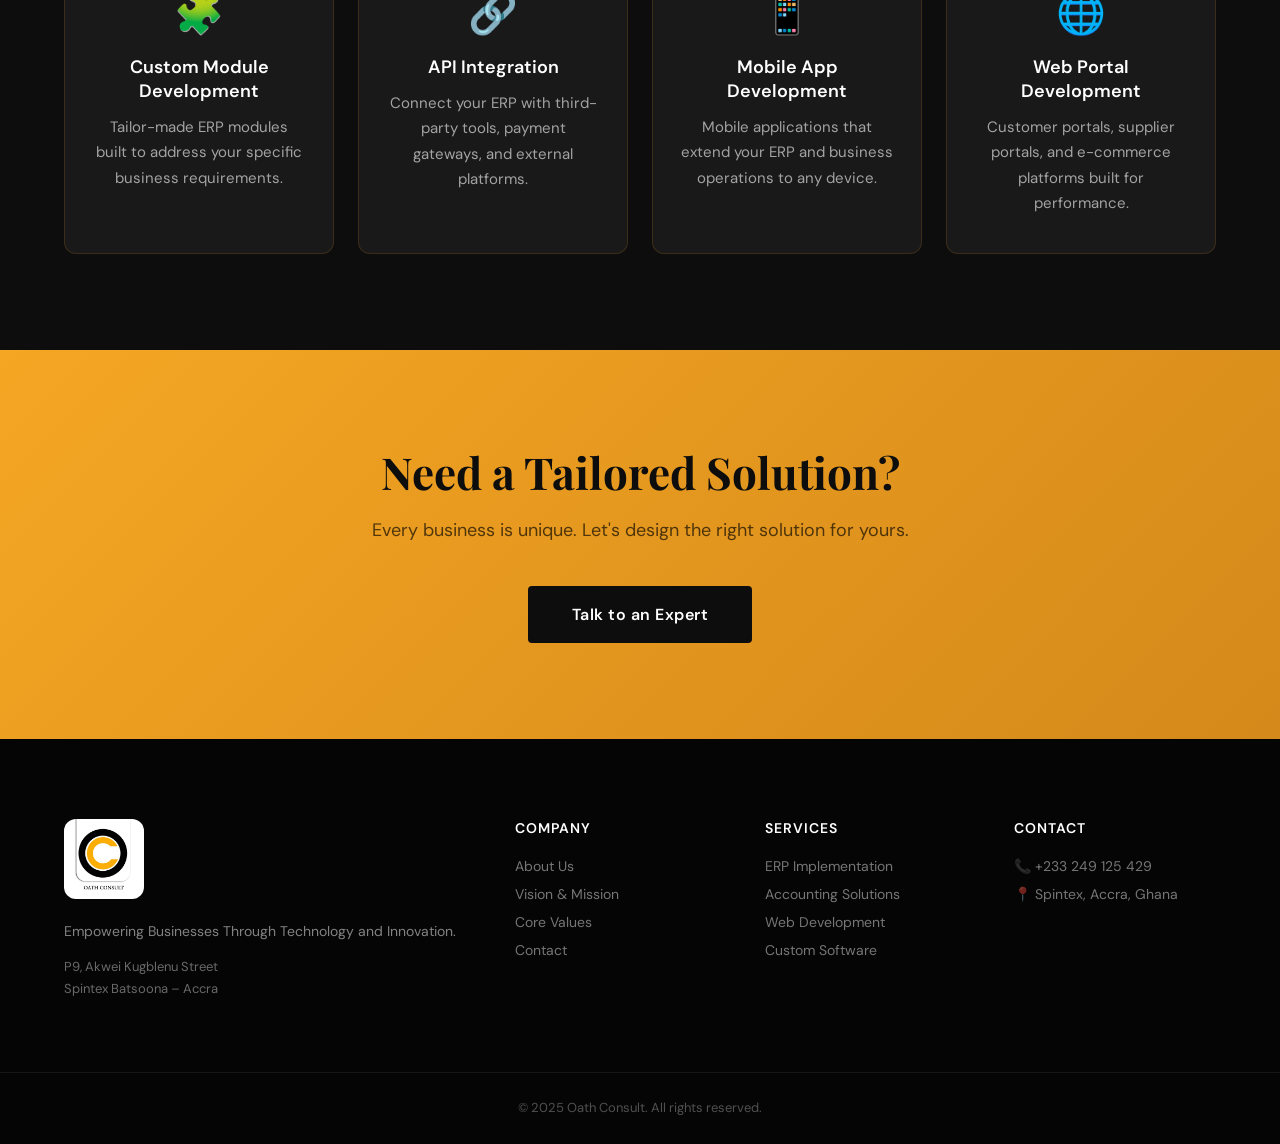
<file: services.html>
<!DOCTYPE html>
<html lang="en">
<head>
  <meta charset="UTF-8"/>
  <meta name="viewport" content="width=device-width, initial-scale=1.0"/>
  <title>Services – Oath Consult</title>
  <link rel="stylesheet" href="style.css"/>
  <link href="https://fonts.googleapis.com/css2?family=Playfair+Display:wght@400;700;900&family=DM+Sans:wght@300;400;500;600&display=swap" rel="stylesheet"/>
</head>
<body>

  <nav class="navbar" id="navbar">
    <div class="nav-container">
      <a href="index.html" class="nav-logo">
        <img src="logo.jpeg" alt="Oath Consult Logo" class="logo-img"/>
        <span class="logo-text">Oath Consult</span>
      </a>
      <ul class="nav-links" id="navLinks">
        <li><a href="index.html">Home</a></li>
        <li><a href="about.html">About</a></li>
        <li><a href="services.html" class="active">Services</a></li>
        <li><a href="solutions.html">Solutions</a></li>
        <li><a href="industries.html">Industries</a></li>
        <li><a href="contact.html" class="nav-cta">Contact Us</a></li>
      </ul>
      <button class="hamburger" id="hamburger"><span></span><span></span><span></span></button>
    </div>
  </nav>

  <section class="page-hero">
    <div class="page-hero-content">
      <p class="eyebrow light">What We Offer</p>
      <h1>Our <span class="gold">Services</span></h1>
      <p>Comprehensive technology and consulting services to power your business transformation.</p>
    </div>
  </section>

  <!-- IMPLEMENTATION -->
  <section class="section" id="implementation">
    <div class="container">
      <div class="section-header">
        <p class="eyebrow">Core Offering</p>
        <h2>ERP Implementation Services</h2>
        <p class="section-desc">We guide you through every step of your ERP journey — from initial discovery to successful go-live and beyond.</p>
      </div>
      <div class="service-detail-grid">
        <div class="svc-block">
          <span class="svc-num">01</span>
          <h4>Requirement Gathering</h4>
          <p>We conduct in-depth workshops to understand your business processes, pain points, and goals before proposing any solution.</p>
        </div>
        <div class="svc-block">
          <span class="svc-num">02</span>
          <h4>GAP Analysis</h4>
          <p>We identify the gaps between your current processes and the capabilities of the ERP system to plan the right customizations.</p>
        </div>
        <div class="svc-block">
          <span class="svc-num">03</span>
          <h4>Configuration & Customization</h4>
          <p>We configure the ERP to match your workflows and develop custom modules where standard features fall short.</p>
        </div>
        <div class="svc-block">
          <span class="svc-num">04</span>
          <h4>Data Migration</h4>
          <p>Safe and accurate migration of your historical data into the new system with full validation and quality checks.</p>
        </div>
        <div class="svc-block">
          <span class="svc-num">05</span>
          <h4>User Training</h4>
          <p>Comprehensive training programs tailored to each user role so your team is confident and productive from day one.</p>
        </div>
        <div class="svc-block">
          <span class="svc-num">06</span>
          <h4>Go-Live Support</h4>
          <p>Dedicated on-site and remote support during and after go-live to ensure a smooth transition and rapid issue resolution.</p>
        </div>
      </div>
    </div>
  </section>

  <!-- SUPPORT -->
  <section class="section dark-bg" id="support">
    <div class="container">
      <div class="section-header">
        <p class="eyebrow light">Always There</p>
        <h2>Support Services</h2>
        <p class="section-desc">Reliable, SLA-backed support to keep your systems running at peak performance.</p>
      </div>
      <div class="services-grid">
        <div class="service-card"><div class="service-icon">🎧</div><h3>Helpdesk</h3><p>Dedicated support channel for all your questions and technical issues.</p></div>
        <div class="service-card"><div class="service-icon">📋</div><h3>SLA Support</h3><p>Service Level Agreements that guarantee response and resolution times.</p></div>
        <div class="service-card"><div class="service-icon">🖥️</div><h3>Remote Support</h3><p>Fast remote assistance without the need for on-site visits.</p></div>
        <div class="service-card"><div class="service-icon">🔄</div><h3>Maintenance & Upgrades</h3><p>Proactive system maintenance and version upgrades to stay current.</p></div>
        <div class="service-card"><div class="service-icon">🔍</div><h3>Troubleshooting</h3><p>Expert diagnosis and resolution of complex system issues.</p></div>
      </div>
    </div>
  </section>

  <!-- CONSULTING -->
  <section class="section" id="consulting">
    <div class="container">
      <div class="section-header">
        <p class="eyebrow">Strategic Advisory</p>
        <h2>Consulting Services</h2>
        <p class="section-desc">Beyond software — we help you rethink, redesign, and optimize your business processes.</p>
      </div>
      <div class="consult-grid">
        <div class="consult-card">
          <h4>Business Process Reengineering</h4>
          <p>Redesign your core business processes to achieve dramatic improvements in productivity, quality, and cost efficiency.</p>
        </div>
        <div class="consult-card">
          <h4>ERP Advisory</h4>
          <p>Strategic guidance on ERP selection, planning, and roadmaps to align technology with your business strategy.</p>
        </div>
        <div class="consult-card">
          <h4>Digital Transformation</h4>
          <p>End-to-end digital transformation consulting to help your organization thrive in the modern digital economy.</p>
        </div>
        <div class="consult-card">
          <h4>BI & Reporting</h4>
          <p>Business intelligence dashboards and custom reports that turn your data into actionable decisions.</p>
        </div>
      </div>
    </div>
  </section>

  <!-- DEVELOPMENT -->
  <section class="section dark-bg" id="development">
    <div class="container">
      <div class="section-header">
        <p class="eyebrow light">Build & Integrate</p>
        <h2>Development Services</h2>
        <p class="section-desc">Custom-built technology solutions that extend your ERP and digital capabilities.</p>
      </div>
      <div class="dev-grid">
        <div class="dev-card"><span>🧩</span><h4>Custom Module Development</h4><p>Tailor-made ERP modules built to address your specific business requirements.</p></div>
        <div class="dev-card"><span>🔗</span><h4>API Integration</h4><p>Connect your ERP with third-party tools, payment gateways, and external platforms.</p></div>
        <div class="dev-card"><span>📱</span><h4>Mobile App Development</h4><p>Mobile applications that extend your ERP and business operations to any device.</p></div>
        <div class="dev-card"><span>🌐</span><h4>Web Portal Development</h4><p>Customer portals, supplier portals, and e-commerce platforms built for performance.</p></div>
      </div>
    </div>
  </section>

  <section class="cta-banner">
    <div class="container">
      <h2>Need a Tailored Solution?</h2>
      <p>Every business is unique. Let's design the right solution for yours.</p>
      <a href="contact.html" class="btn-primary large">Talk to an Expert</a>
    </div>
  </section>

  <footer class="footer">
    <div class="container footer-grid">
      <div class="footer-brand"><img src="logo.jpeg" alt="Oath Consult" class="footer-logo"/><p>Empowering Businesses Through Technology and Innovation.</p><p class="footer-address">P9, Akwei Kugblenu Street<br/>Spintex Batsoona – Accra</p></div>
      <div class="footer-col"><h4>Company</h4><ul><li><a href="about.html">About Us</a></li><li><a href="about.html#vision">Vision & Mission</a></li><li><a href="about.html#values">Core Values</a></li><li><a href="contact.html">Contact</a></li></ul></div>
      <div class="footer-col"><h4>Services</h4><ul><li><a href="services.html">ERP Implementation</a></li><li><a href="services.html">Accounting Solutions</a></li><li><a href="services.html">Web Development</a></li><li><a href="services.html">Custom Software</a></li></ul></div>
      <div class="footer-col"><h4>Contact</h4><ul><li>📞 +233 249 125 429</li><li>📍 Spintex, Accra, Ghana</li></ul></div>
    </div>
    <div class="footer-bottom"><p>© 2025 Oath Consult. All rights reserved.</p></div>
  </footer>
  <script src="main.js"></script>
</body>
</html>
</file>
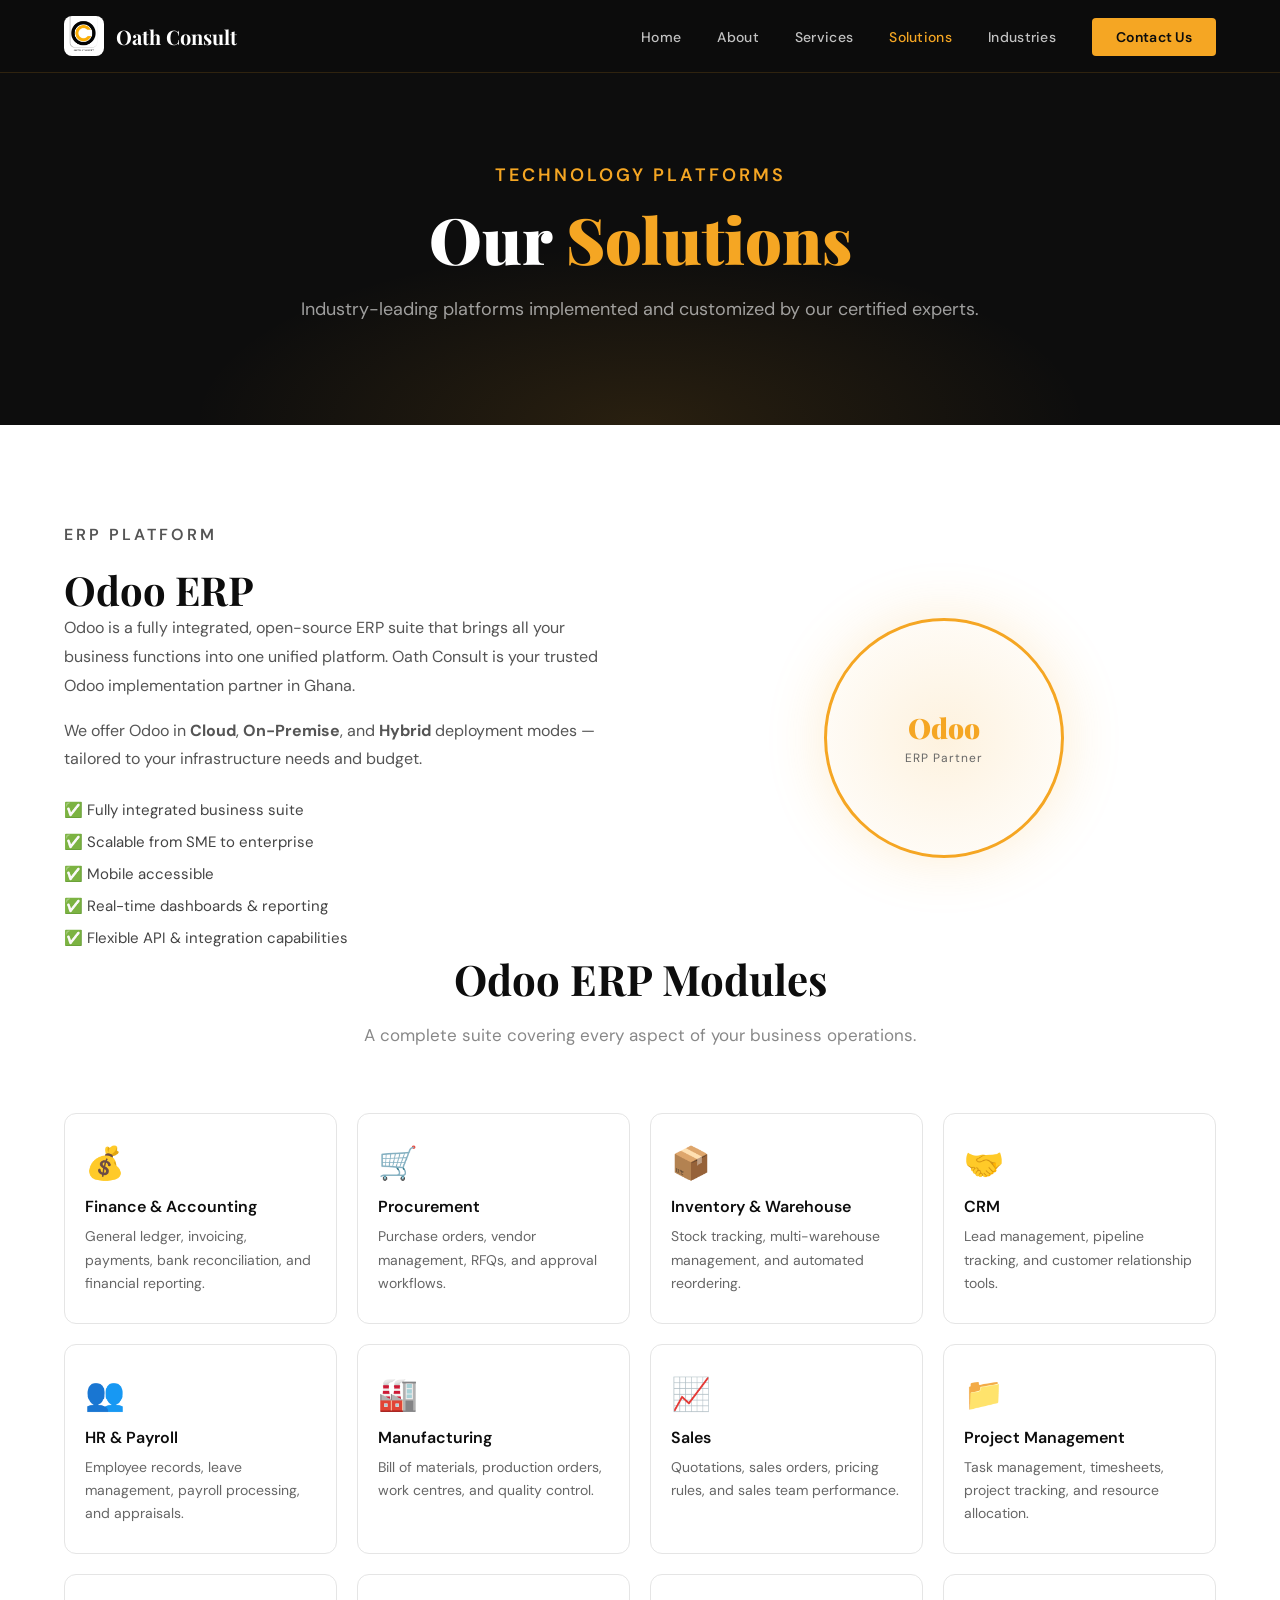
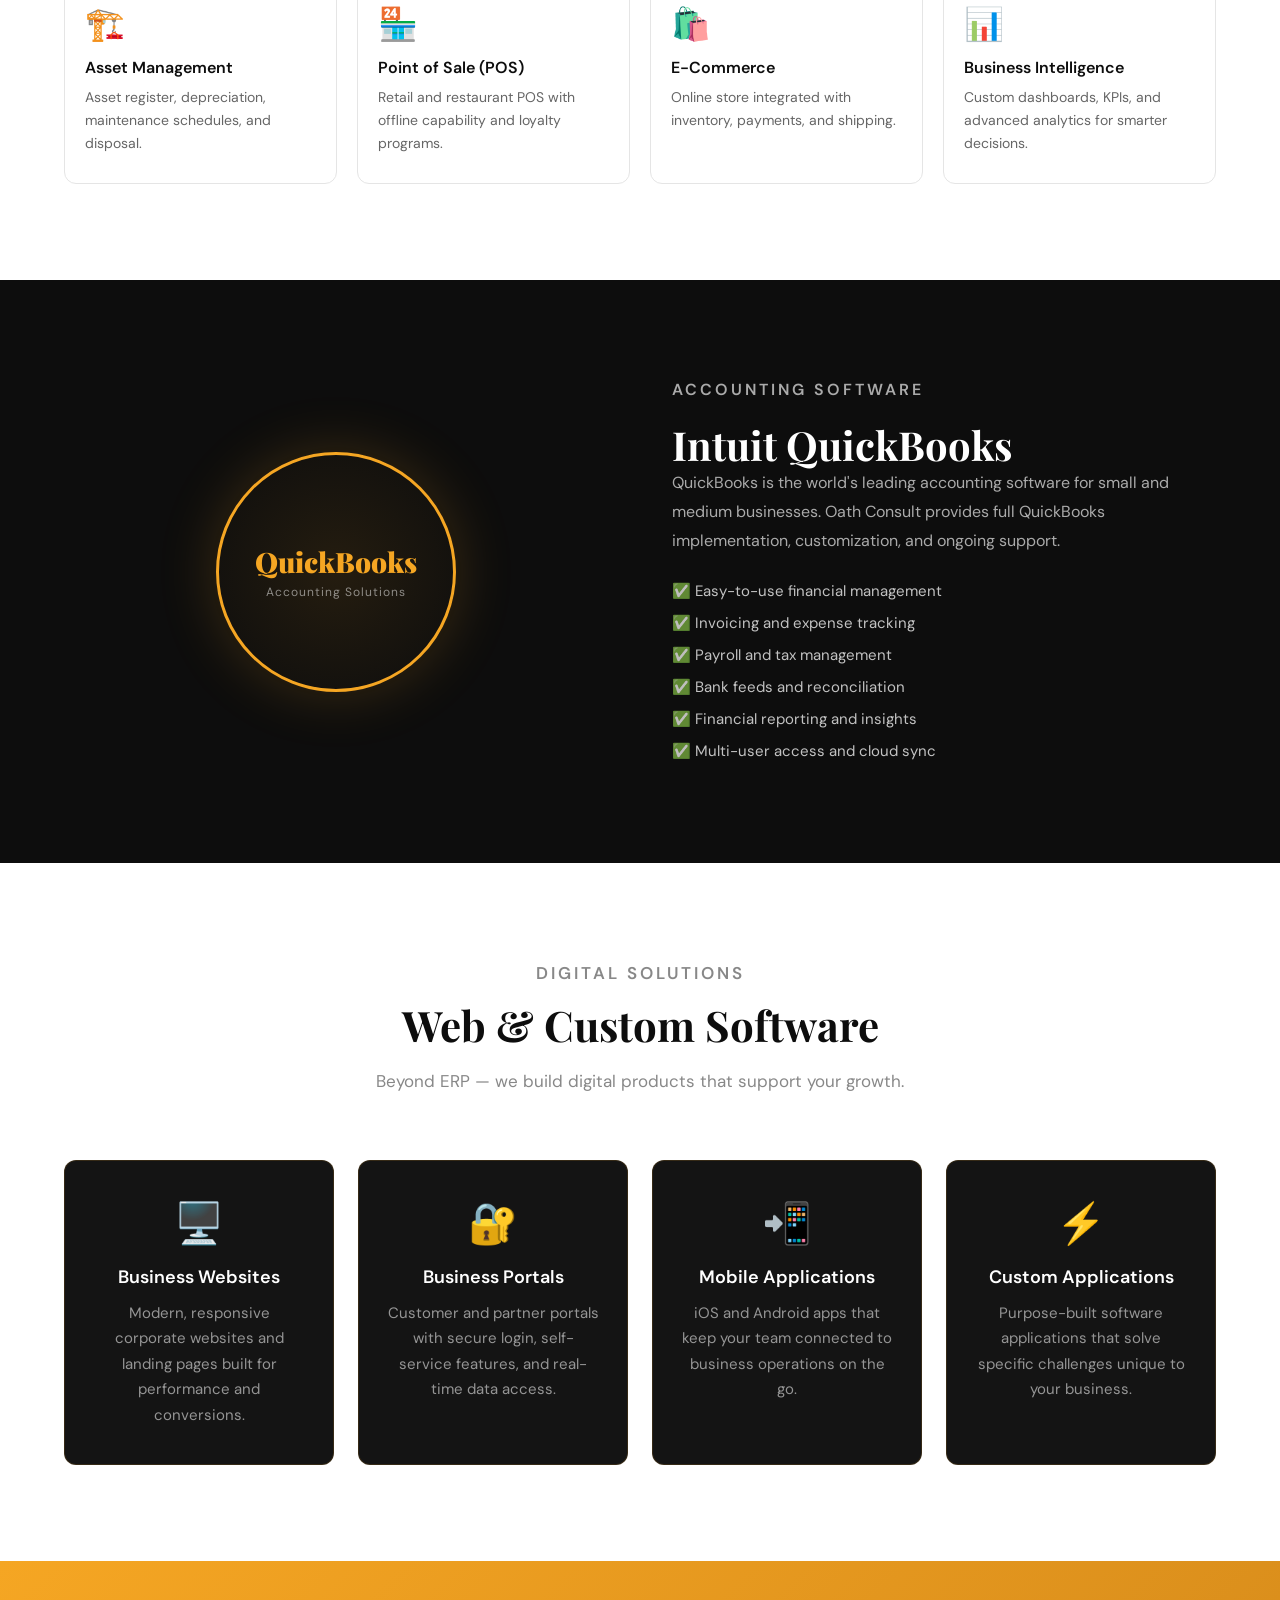
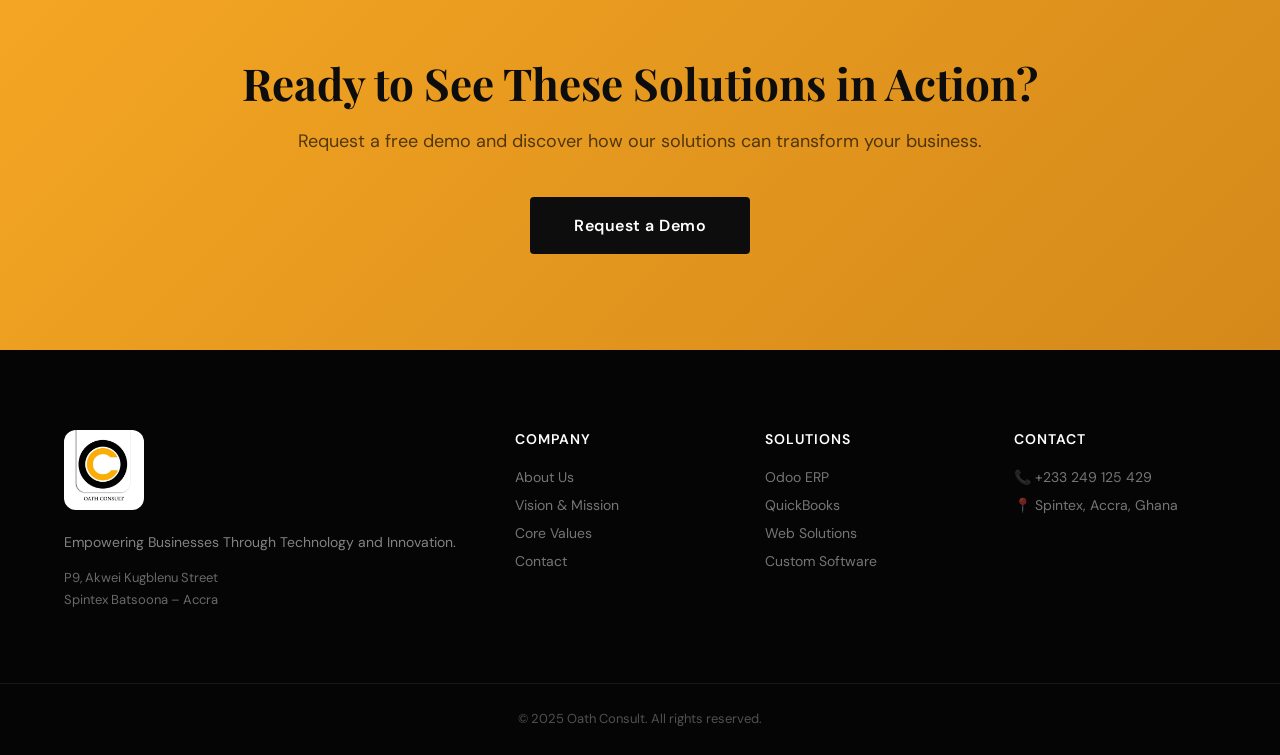
<file: solutions.html>
<!DOCTYPE html>
<html lang="en">
<head>
  <meta charset="UTF-8"/>
  <meta name="viewport" content="width=device-width, initial-scale=1.0"/>
  <title>Solutions – Oath Consult</title>
  <link rel="stylesheet" href="style.css"/>
  <link href="https://fonts.googleapis.com/css2?family=Playfair+Display:wght@400;700;900&family=DM+Sans:wght@300;400;500;600&display=swap" rel="stylesheet"/>
</head>
<body>

  <nav class="navbar" id="navbar">
    <div class="nav-container">
      <a href="index.html" class="nav-logo">
        <img src="logo.jpeg" alt="Oath Consult Logo" class="logo-img"/>
        <span class="logo-text">Oath Consult</span>
      </a>
      <ul class="nav-links" id="navLinks">
        <li><a href="index.html">Home</a></li>
        <li><a href="about.html">About</a></li>
        <li><a href="services.html">Services</a></li>
        <li><a href="solutions.html" class="active">Solutions</a></li>
        <li><a href="industries.html">Industries</a></li>
        <li><a href="contact.html" class="nav-cta">Contact Us</a></li>
      </ul>
      <button class="hamburger" id="hamburger"><span></span><span></span><span></span></button>
    </div>
  </nav>

  <section class="page-hero">
    <div class="page-hero-content">
      <p class="eyebrow light">Technology Platforms</p>
      <h1>Our <span class="gold">Solutions</span></h1>
      <p>Industry-leading platforms implemented and customized by our certified experts.</p>
    </div>
  </section>

  <!-- ODOO -->
  <section class="section">
    <div class="container">
      <div class="solution-intro grid-2">
        <div>
          <p class="eyebrow">ERP Platform</p>
          <h2>Odoo ERP</h2>
          <p>Odoo is a fully integrated, open-source ERP suite that brings all your business functions into one unified platform. Oath Consult is your trusted Odoo implementation partner in Ghana.</p>
          <p>We offer Odoo in <strong>Cloud</strong>, <strong>On-Premise</strong>, and <strong>Hybrid</strong> deployment modes — tailored to your infrastructure needs and budget.</p>
          <ul class="check-list">
            <li>✅ Fully integrated business suite</li>
            <li>✅ Scalable from SME to enterprise</li>
            <li>✅ Mobile accessible</li>
            <li>✅ Real-time dashboards & reporting</li>
            <li>✅ Flexible API & integration capabilities</li>
          </ul>
        </div>
        <div class="solution-badge-wrap">
          <div class="solution-badge odoo-badge">
            <span class="badge-label">Odoo</span>
            <span class="badge-sub">ERP Partner</span>
          </div>
        </div>
      </div>

      <div class="section-header mt-lg">
        <h2>Odoo ERP Modules</h2>
        <p class="section-desc">A complete suite covering every aspect of your business operations.</p>
      </div>
      <div class="modules-grid">
        <div class="module-card"><span class="module-icon">💰</span><h4>Finance & Accounting</h4><p>General ledger, invoicing, payments, bank reconciliation, and financial reporting.</p></div>
        <div class="module-card"><span class="module-icon">🛒</span><h4>Procurement</h4><p>Purchase orders, vendor management, RFQs, and approval workflows.</p></div>
        <div class="module-card"><span class="module-icon">📦</span><h4>Inventory & Warehouse</h4><p>Stock tracking, multi-warehouse management, and automated reordering.</p></div>
        <div class="module-card"><span class="module-icon">🤝</span><h4>CRM</h4><p>Lead management, pipeline tracking, and customer relationship tools.</p></div>
        <div class="module-card"><span class="module-icon">👥</span><h4>HR & Payroll</h4><p>Employee records, leave management, payroll processing, and appraisals.</p></div>
        <div class="module-card"><span class="module-icon">🏭</span><h4>Manufacturing</h4><p>Bill of materials, production orders, work centres, and quality control.</p></div>
        <div class="module-card"><span class="module-icon">📈</span><h4>Sales</h4><p>Quotations, sales orders, pricing rules, and sales team performance.</p></div>
        <div class="module-card"><span class="module-icon">📁</span><h4>Project Management</h4><p>Task management, timesheets, project tracking, and resource allocation.</p></div>
        <div class="module-card"><span class="module-icon">🏗️</span><h4>Asset Management</h4><p>Asset register, depreciation, maintenance schedules, and disposal.</p></div>
        <div class="module-card"><span class="module-icon">🏪</span><h4>Point of Sale (POS)</h4><p>Retail and restaurant POS with offline capability and loyalty programs.</p></div>
        <div class="module-card"><span class="module-icon">🛍️</span><h4>E-Commerce</h4><p>Online store integrated with inventory, payments, and shipping.</p></div>
        <div class="module-card"><span class="module-icon">📊</span><h4>Business Intelligence</h4><p>Custom dashboards, KPIs, and advanced analytics for smarter decisions.</p></div>
      </div>
    </div>
  </section>

  <!-- QUICKBOOKS -->
  <section class="section dark-bg">
    <div class="container">
      <div class="solution-intro grid-2">
        <div class="solution-badge-wrap">
          <div class="solution-badge qb-badge">
            <span class="badge-label">QuickBooks</span>
            <span class="badge-sub">Accounting Solutions</span>
          </div>
        </div>
        <div>
          <p class="eyebrow light">Accounting Software</p>
          <h2>Intuit QuickBooks</h2>
          <p>QuickBooks is the world's leading accounting software for small and medium businesses. Oath Consult provides full QuickBooks implementation, customization, and ongoing support.</p>
          <ul class="check-list light">
            <li>✅ Easy-to-use financial management</li>
            <li>✅ Invoicing and expense tracking</li>
            <li>✅ Payroll and tax management</li>
            <li>✅ Bank feeds and reconciliation</li>
            <li>✅ Financial reporting and insights</li>
            <li>✅ Multi-user access and cloud sync</li>
          </ul>
        </div>
      </div>
    </div>
  </section>

  <!-- WEB & CUSTOM -->
  <section class="section">
    <div class="container">
      <div class="section-header">
        <p class="eyebrow">Digital Solutions</p>
        <h2>Web & Custom Software</h2>
        <p class="section-desc">Beyond ERP — we build digital products that support your growth.</p>
      </div>
      <div class="dev-grid">
        <div class="dev-card dark-card"><span>🖥️</span><h4>Business Websites</h4><p>Modern, responsive corporate websites and landing pages built for performance and conversions.</p></div>
        <div class="dev-card dark-card"><span>🔐</span><h4>Business Portals</h4><p>Customer and partner portals with secure login, self-service features, and real-time data access.</p></div>
        <div class="dev-card dark-card"><span>📲</span><h4>Mobile Applications</h4><p>iOS and Android apps that keep your team connected to business operations on the go.</p></div>
        <div class="dev-card dark-card"><span>⚡</span><h4>Custom Applications</h4><p>Purpose-built software applications that solve specific challenges unique to your business.</p></div>
      </div>
    </div>
  </section>

  <section class="cta-banner">
    <div class="container">
      <h2>Ready to See These Solutions in Action?</h2>
      <p>Request a free demo and discover how our solutions can transform your business.</p>
      <a href="contact.html" class="btn-primary large">Request a Demo</a>
    </div>
  </section>

  <footer class="footer">
    <div class="container footer-grid">
      <div class="footer-brand"><img src="logo.jpeg" alt="Oath Consult" class="footer-logo"/><p>Empowering Businesses Through Technology and Innovation.</p><p class="footer-address">P9, Akwei Kugblenu Street<br/>Spintex Batsoona – Accra</p></div>
      <div class="footer-col"><h4>Company</h4><ul><li><a href="about.html">About Us</a></li><li><a href="about.html#vision">Vision & Mission</a></li><li><a href="about.html#values">Core Values</a></li><li><a href="contact.html">Contact</a></li></ul></div>
      <div class="footer-col"><h4>Solutions</h4><ul><li><a href="solutions.html">Odoo ERP</a></li><li><a href="solutions.html">QuickBooks</a></li><li><a href="solutions.html">Web Solutions</a></li><li><a href="solutions.html">Custom Software</a></li></ul></div>
      <div class="footer-col"><h4>Contact</h4><ul><li>📞 +233 249 125 429</li><li>📍 Spintex, Accra, Ghana</li></ul></div>
    </div>
    <div class="footer-bottom"><p>© 2025 Oath Consult. All rights reserved.</p></div>
  </footer>
  <script src="main.js"></script>
</body>
</html>
</file>
<file: style.css>
/* =============================================
   OATH CONSULT – MAIN STYLESHEET
   Colors: Black #0d0d0d, Gold #F5A623, White
   Fonts: Playfair Display + DM Sans
   ============================================= */

:root {
  --black: #0d0d0d;
  --black-soft: #1a1a1a;
  --black-card: #141414;
  --gold: #F5A623;
  --gold-dark: #d4891a;
  --gold-light: #ffd080;
  --white: #ffffff;
  --off-white: #f8f6f2;
  --gray: #888;
  --gray-light: #e5e5e5;
  --border: rgba(245, 166, 35, 0.2);
  --font-display: 'Playfair Display', serif;
  --font-body: 'DM Sans', sans-serif;
  --radius: 12px;
  --transition: 0.3s ease;
}

*, *::before, *::after { box-sizing: border-box; margin: 0; padding: 0; }

html { scroll-behavior: smooth; }

body {
  font-family: var(--font-body);
  color: var(--black);
  background: var(--white);
  overflow-x: hidden;
}

/* ============ UTILITIES ============ */
.container { max-width: 1200px; margin: 0 auto; padding: 0 24px; }
.section { padding: 96px 0; }
.dark-bg { background: var(--black); color: var(--white); }
.grid-2 { display: grid; grid-template-columns: 1fr 1fr; gap: 64px; align-items: center; }
.mt-lg { margin-top: 80px; }
.center { text-align: center; }
.gold { color: var(--gold); }

.eyebrow {
  font-family: var(--font-body);
  font-size: 12px;
  font-weight: 600;
  letter-spacing: 3px;
  text-transform: uppercase;
  color: var(--gold);
  margin-bottom: 12px;
  display: block;
}
.eyebrow.light { color: var(--gold); }

.section-header { text-align: center; max-width: 680px; margin: 0 auto 64px; }
.section-header h2 { font-family: var(--font-display); font-size: clamp(28px, 4vw, 42px); margin-bottom: 16px; }
.section-header p { color: var(--gray); font-size: 17px; line-height: 1.7; }
.dark-bg .section-header p { color: rgba(255,255,255,0.6); }
.dark-bg .section-header h2 { color: var(--white); }

h2 { font-family: var(--font-display); font-size: clamp(26px, 3.5vw, 40px); line-height: 1.2; }
h3 { font-family: var(--font-display); font-size: 22px; }
h4 { font-family: var(--font-body); font-size: 16px; font-weight: 600; }
p { line-height: 1.75; color: inherit; }

/* ============ BUTTONS ============ */
.btn-primary {
  display: inline-block;
  background: var(--gold);
  color: var(--black);
  font-family: var(--font-body);
  font-weight: 600;
  font-size: 15px;
  padding: 14px 32px;
  border-radius: 4px;
  text-decoration: none;
  transition: var(--transition);
  letter-spacing: 0.5px;
}
.btn-primary:hover { background: var(--gold-dark); transform: translateY(-2px); box-shadow: 0 8px 24px rgba(245,166,35,0.35); }
.btn-primary.large { padding: 18px 44px; font-size: 16px; }
.btn-primary.full-width { width: 100%; text-align: center; border: none; cursor: pointer; }

.btn-outline {
  display: inline-block;
  border: 2px solid rgba(255,255,255,0.4);
  color: var(--white);
  font-family: var(--font-body);
  font-weight: 600;
  font-size: 15px;
  padding: 14px 32px;
  border-radius: 4px;
  text-decoration: none;
  transition: var(--transition);
}
.btn-outline:hover { border-color: var(--gold); color: var(--gold); }

/* ============ NAVBAR ============ */
.navbar {
  position: fixed; top: 0; left: 0; right: 0; z-index: 1000;
  background: rgba(13,13,13,0.95);
  backdrop-filter: blur(16px);
  border-bottom: 1px solid rgba(245,166,35,0.15);
  transition: var(--transition);
}
.nav-container {
  max-width: 1200px; margin: 0 auto; padding: 0 24px;
  display: flex; align-items: center; justify-content: space-between;
  height: 72px;
}
.nav-logo {
  display: flex; align-items: center; gap: 12px;
  text-decoration: none; color: var(--white);
}
.logo-img { width: 40px; height: 40px; object-fit: contain; border-radius: 8px; }
.logo-text { font-family: var(--font-display); font-size: 20px; font-weight: 700; }

.nav-links {
  list-style: none; display: flex; align-items: center; gap: 36px;
}
.nav-links a {
  text-decoration: none; color: rgba(255,255,255,0.75);
  font-size: 14px; font-weight: 500; transition: var(--transition);
  letter-spacing: 0.3px;
}
.nav-links a:hover, .nav-links a.active { color: var(--gold); }

.nav-cta {
  background: var(--gold) !important;
  color: var(--black) !important;
  padding: 10px 24px;
  border-radius: 4px;
  font-weight: 600 !important;
}
.nav-cta:hover { background: var(--gold-dark) !important; color: var(--black) !important; }
.nav-cta.active { background: var(--gold-dark) !important; color: var(--black) !important; }

.hamburger {
  display: none; flex-direction: column; gap: 5px; background: none;
  border: none; cursor: pointer; padding: 4px;
}
.hamburger span { width: 24px; height: 2px; background: var(--white); border-radius: 2px; transition: var(--transition); }

/* ============ HERO ============ */
.hero {
  min-height: 100vh;
  background: var(--black);
  display: flex; align-items: center; justify-content: center;
  position: relative; overflow: hidden;
}
.hero-bg {
  position: absolute; inset: 0;
  background:
    radial-gradient(ellipse 60% 50% at 80% 50%, rgba(245,166,35,0.12) 0%, transparent 70%),
    radial-gradient(ellipse 40% 40% at 10% 80%, rgba(245,166,35,0.06) 0%, transparent 60%);
}
.hero-bg::before {
  content: '';
  position: absolute; inset: 0;
  background-image: repeating-linear-gradient(
    0deg, transparent, transparent 80px, rgba(255,255,255,0.015) 80px, rgba(255,255,255,0.015) 81px
  ), repeating-linear-gradient(
    90deg, transparent, transparent 80px, rgba(255,255,255,0.015) 80px, rgba(255,255,255,0.015) 81px
  );
}
.hero-content {
  position: relative; z-index: 1;
  max-width: 820px; text-align: center;
  padding: 120px 24px 80px;
  animation: fadeUp 1s ease both;
}
.hero-badge {
  display: inline-block;
  background: rgba(245,166,35,0.15);
  border: 1px solid rgba(245,166,35,0.4);
  color: var(--gold);
  font-size: 12px; font-weight: 600; letter-spacing: 2px; text-transform: uppercase;
  padding: 8px 20px; border-radius: 100px; margin-bottom: 32px;
}
.hero-title {
  font-family: var(--font-display);
  font-size: clamp(38px, 6vw, 76px);
  font-weight: 900; line-height: 1.1;
  color: var(--white); margin-bottom: 24px;
}
.hero-sub {
  font-size: clamp(16px, 2vw, 19px); color: rgba(255,255,255,0.65);
  max-width: 620px; margin: 0 auto 48px; line-height: 1.75;
}
.hero-actions { display: flex; gap: 16px; justify-content: center; flex-wrap: wrap; }

.hero-scroll {
  position: absolute; bottom: 40px; left: 50%; transform: translateX(-50%);
  display: flex; flex-direction: column; align-items: center; gap: 10px;
  color: rgba(255,255,255,0.4); font-size: 11px; letter-spacing: 2px; text-transform: uppercase;
  animation: pulse 2s ease-in-out infinite;
}
.scroll-line { width: 1px; height: 48px; background: linear-gradient(to bottom, rgba(245,166,35,0.6), transparent); }

/* ============ STATS ============ */
.stats {
  background: var(--black);
  border-top: 1px solid rgba(245,166,35,0.15);
  border-bottom: 1px solid rgba(245,166,35,0.15);
  padding: 48px 0;
}
.stats .container {
  display: flex; align-items: center; justify-content: center;
  gap: 0; flex-wrap: wrap;
}
.stat-item { text-align: center; padding: 0 48px; }
.stat-number { font-family: var(--font-display); font-size: 48px; font-weight: 900; color: var(--gold); }
.stat-label { color: rgba(255,255,255,0.5); font-size: 13px; letter-spacing: 1px; text-transform: uppercase; margin-top: 4px; }
.stat-divider { width: 1px; height: 60px; background: rgba(245,166,35,0.2); }

/* ============ ABOUT SNAP ============ */
.about-snap { background: var(--off-white); }
.about-snap h2 { margin-bottom: 20px; }
.about-snap p { color: #555; margin-bottom: 16px; font-size: 16px; }
.about-snap .btn-primary { margin-top: 12px; }

.about-visual { position: relative; display: flex; align-items: center; justify-content: center; }
.about-card-bg {
  width: 320px; height: 320px; border-radius: 50%;
  background: radial-gradient(circle, rgba(245,166,35,0.12), transparent 70%);
  position: absolute;
}
.about-logo-large img {
  width: 280px; height: 280px; object-fit: contain;
  filter: drop-shadow(0 20px 60px rgba(245,166,35,0.3));
  animation: float 4s ease-in-out infinite;
}

/* ============ SERVICES GRID ============ */
.services-grid {
  display: grid; grid-template-columns: repeat(auto-fit, minmax(280px, 1fr)); gap: 24px;
}
.service-card {
  background: rgba(255,255,255,0.05);
  border: 1px solid rgba(245,166,35,0.15);
  border-radius: var(--radius);
  padding: 36px 28px;
  transition: var(--transition);
}
.service-card:hover {
  border-color: var(--gold);
  background: rgba(245,166,35,0.07);
  transform: translateY(-4px);
}
.service-icon { font-size: 36px; margin-bottom: 16px; display: block; }
.service-card h3 { color: var(--white); margin-bottom: 12px; font-size: 20px; }
.service-card p { color: rgba(255,255,255,0.6); font-size: 15px; line-height: 1.7; }
.card-link { display: inline-block; margin-top: 20px; color: var(--gold); font-size: 14px; font-weight: 600; text-decoration: none; transition: var(--transition); }
.card-link:hover { letter-spacing: 1px; }

/* ============ VALUES ============ */
.values-grid { display: grid; grid-template-columns: repeat(auto-fit, minmax(220px, 1fr)); gap: 32px; }
.value-item { text-align: center; }
.value-icon { font-size: 24px; color: var(--gold); display: block; margin-bottom: 12px; }
.value-item h4 { font-family: var(--font-display); font-size: 20px; margin-bottom: 8px; }
.value-item p { color: #666; font-size: 15px; }

/* ============ INDUSTRIES STRIP ============ */
.industries-strip { padding: 64px 0; }
.industries-strip .eyebrow { display: block; text-align: center; margin-bottom: 32px; }
.industry-tags { display: flex; flex-wrap: wrap; gap: 12px; justify-content: center; }
.industry-tags span {
  background: rgba(245,166,35,0.1);
  border: 1px solid rgba(245,166,35,0.3);
  color: var(--gold);
  padding: 10px 22px; border-radius: 100px;
  font-size: 14px; font-weight: 500;
  transition: var(--transition);
}
.industry-tags span:hover { background: var(--gold); color: var(--black); }

/* ============ CTA BANNER ============ */
.cta-banner {
  background: linear-gradient(135deg, var(--gold) 0%, var(--gold-dark) 100%);
  padding: 96px 0; text-align: center;
}
.cta-banner h2 { font-family: var(--font-display); font-size: clamp(28px, 4vw, 44px); color: var(--black); margin-bottom: 16px; }
.cta-banner p { color: rgba(0,0,0,0.65); font-size: 18px; margin-bottom: 40px; }
.cta-banner .btn-primary { background: var(--black); color: var(--white); }
.cta-banner .btn-primary:hover { background: #2a2a2a; }

/* ============ FOOTER ============ */
.footer { background: #050505; padding: 80px 0 0; }
.footer-grid { display: grid; grid-template-columns: 2fr 1fr 1fr 1fr; gap: 48px; padding-bottom: 64px; }
.footer-brand .footer-logo { width: 80px; margin-bottom: 16px; border-radius: 12px; }
.footer-brand p { color: rgba(255,255,255,0.5); font-size: 14px; line-height: 1.7; margin-bottom: 8px; }
.footer-address { color: rgba(255,255,255,0.4) !important; font-size: 13px !important; margin-top: 12px !important; }

.footer-col h4 { color: var(--white); font-size: 14px; font-weight: 600; letter-spacing: 1px; text-transform: uppercase; margin-bottom: 20px; }
.footer-col ul { list-style: none; }
.footer-col ul li { margin-bottom: 10px; color: rgba(255,255,255,0.45); font-size: 14px; }
.footer-col ul li a { color: rgba(255,255,255,0.45); text-decoration: none; transition: var(--transition); }
.footer-col ul li a:hover { color: var(--gold); }

.footer-bottom {
  border-top: 1px solid rgba(255,255,255,0.07);
  padding: 24px 0; text-align: center;
}
.footer-bottom p { color: rgba(255,255,255,0.3); font-size: 13px; }

/* ============ PAGE HERO ============ */
.page-hero {
  background: var(--black); padding: 160px 24px 100px;
  text-align: center; position: relative; overflow: hidden;
}
.page-hero::before {
  content: ''; position: absolute; inset: 0;
  background: radial-gradient(ellipse 50% 60% at 50% 100%, rgba(245,166,35,0.12), transparent 70%);
}
.page-hero-content { position: relative; z-index: 1; max-width: 700px; margin: 0 auto; }
.page-hero h1 {
  font-family: var(--font-display);
  font-size: clamp(36px, 5vw, 64px); color: var(--white);
  font-weight: 900; margin-bottom: 20px; line-height: 1.1;
}
.page-hero p { color: rgba(255,255,255,0.6); font-size: 18px; }

/* ============ ABOUT PAGE ============ */
.about-visual-page {
  display: flex; align-items: center; justify-content: center;
}
.about-page-logo {
  width: 300px; object-fit: contain; border-radius: var(--radius);
  filter: drop-shadow(0 20px 60px rgba(245,166,35,0.25));
}

/* VISION & MISSION */
.vm-grid { display: grid; grid-template-columns: 1fr 1fr; gap: 32px; }
.vm-card {
  background: rgba(255,255,255,0.05);
  border: 1px solid rgba(245,166,35,0.15);
  border-radius: var(--radius); padding: 48px 36px; text-align: center;
}
.vm-card.gold-border { border-color: var(--gold); }
.vm-icon { font-size: 48px; margin-bottom: 20px; }
.vm-card h3 { color: var(--white); font-size: 26px; margin-bottom: 16px; }
.vm-card p { color: rgba(255,255,255,0.65); font-size: 16px; line-height: 1.8; }

/* VALUES FULL GRID */
.values-full-grid { display: grid; grid-template-columns: repeat(auto-fit, minmax(240px, 1fr)); gap: 24px; }
.value-card {
  border: 1px solid var(--gray-light);
  border-radius: var(--radius); padding: 32px 24px;
  transition: var(--transition);
}
.value-card:hover { border-color: var(--gold); box-shadow: 0 4px 24px rgba(245,166,35,0.1); }
.val-num { font-size: 12px; font-weight: 700; color: var(--gold); letter-spacing: 2px; display: block; margin-bottom: 12px; }
.value-card h4 { font-size: 17px; margin-bottom: 10px; }
.value-card p { font-size: 14px; color: #666; line-height: 1.7; }

/* ============ SERVICES PAGE ============ */
.service-detail-grid { display: grid; grid-template-columns: repeat(auto-fit, minmax(280px, 1fr)); gap: 32px; }
.svc-block {
  border-top: 2px solid var(--gold);
  padding: 28px 0;
}
.svc-num { font-size: 12px; font-weight: 700; color: var(--gold); letter-spacing: 2px; display: block; margin-bottom: 12px; }
.svc-block h4 { font-size: 18px; margin-bottom: 10px; }
.svc-block p { font-size: 15px; color: #555; line-height: 1.7; }

/* CONSULT GRID */
.consult-grid { display: grid; grid-template-columns: repeat(auto-fit, minmax(260px, 1fr)); gap: 24px; }
.consult-card {
  background: var(--off-white);
  border-radius: var(--radius); padding: 36px 28px;
  border-left: 4px solid var(--gold);
  transition: var(--transition);
}
.consult-card:hover { transform: translateY(-4px); box-shadow: 0 12px 40px rgba(0,0,0,0.08); }
.consult-card h4 { font-size: 18px; margin-bottom: 12px; }
.consult-card p { font-size: 15px; color: #666; line-height: 1.7; }

/* DEV GRID */
.dev-grid { display: grid; grid-template-columns: repeat(auto-fit, minmax(240px, 1fr)); gap: 24px; }
.dev-card {
  background: rgba(255,255,255,0.05);
  border: 1px solid rgba(245,166,35,0.15);
  border-radius: var(--radius); padding: 36px 28px; text-align: center;
  transition: var(--transition);
}
.dev-card:hover { border-color: var(--gold); transform: translateY(-4px); }
.dev-card span { font-size: 40px; display: block; margin-bottom: 16px; }
.dev-card h4 { color: var(--white); font-size: 18px; margin-bottom: 12px; }
.dev-card p { color: rgba(255,255,255,0.6); font-size: 15px; line-height: 1.7; }
.dev-card.dark-card { background: var(--black-card); border-color: rgba(245,166,35,0.15); }
.dev-card.dark-card h4 { color: var(--white); }
.dev-card.dark-card p { color: rgba(255,255,255,0.55); }

/* ============ SOLUTIONS PAGE ============ */
.solution-intro { margin-bottom: 0; }
.solution-intro p { font-size: 16px; line-height: 1.8; margin-bottom: 16px; color: #555; }
.dark-bg .solution-intro p { color: rgba(255,255,255,0.65); }
.check-list { list-style: none; margin-top: 20px; }
.check-list li { padding: 6px 0; font-size: 15px; color: #444; }
.check-list.light li { color: rgba(255,255,255,0.75); }

.solution-badge-wrap { display: flex; align-items: center; justify-content: center; }
.solution-badge {
  width: 240px; height: 240px; border-radius: 50%;
  display: flex; flex-direction: column; align-items: center; justify-content: center;
  border: 3px solid var(--gold);
  box-shadow: 0 0 60px rgba(245,166,35,0.2);
}
.odoo-badge { background: radial-gradient(circle, rgba(245,166,35,0.15), transparent); }
.qb-badge { background: radial-gradient(circle, rgba(245,166,35,0.1), transparent); }
.badge-label { font-family: var(--font-display); font-size: 28px; font-weight: 900; color: var(--gold); }
.badge-sub { font-size: 12px; color: rgba(255,255,255,0.5); letter-spacing: 1px; text-align: center; margin-top: 4px; }
.odoo-badge .badge-sub { color: #666; }

.modules-grid { display: grid; grid-template-columns: repeat(auto-fit, minmax(220px, 1fr)); gap: 20px; }
.module-card {
  border: 1px solid var(--gray-light);
  border-radius: var(--radius); padding: 28px 20px;
  transition: var(--transition);
}
.module-card:hover { border-color: var(--gold); box-shadow: 0 4px 24px rgba(245,166,35,0.1); }
.module-icon { font-size: 32px; display: block; margin-bottom: 12px; }
.module-card h4 { font-size: 16px; margin-bottom: 8px; }
.module-card p { font-size: 14px; color: #666; line-height: 1.65; }

/* ============ INDUSTRIES PAGE ============ */
.industry-full-grid { display: grid; grid-template-columns: repeat(auto-fit, minmax(280px, 1fr)); gap: 28px; }
.industry-card {
  border: 1px solid var(--gray-light); border-radius: var(--radius);
  padding: 36px 28px; transition: var(--transition); text-align: center;
}
.industry-card:hover { border-color: var(--gold); transform: translateY(-4px); box-shadow: 0 12px 40px rgba(245,166,35,0.1); }
.industry-icon { font-size: 48px; display: block; margin-bottom: 16px; }
.industry-card h3 { font-size: 22px; margin-bottom: 12px; }
.industry-card p { font-size: 15px; color: #666; line-height: 1.7; }

/* ============ CONTACT PAGE ============ */
.contact-section { padding: 80px 0 96px; }
.contact-grid { display: grid; grid-template-columns: 1.2fr 1fr; gap: 72px; align-items: start; }
.contact-form-wrap h2 { font-family: var(--font-display); font-size: 32px; margin-bottom: 12px; }
.contact-form-wrap > p { color: #666; margin-bottom: 36px; }

.contact-form { display: flex; flex-direction: column; gap: 20px; }
.form-row { display: grid; grid-template-columns: 1fr 1fr; gap: 20px; }
.form-group { display: flex; flex-direction: column; gap: 8px; }
.form-group label { font-size: 14px; font-weight: 600; color: #333; }
.form-group input, .form-group select, .form-group textarea {
  padding: 14px 16px; border: 1.5px solid var(--gray-light);
  border-radius: 8px; font-family: var(--font-body); font-size: 15px;
  color: var(--black); background: var(--white); transition: var(--transition);
  outline: none;
}
.form-group input:focus, .form-group select:focus, .form-group textarea:focus {
  border-color: var(--gold); box-shadow: 0 0 0 3px rgba(245,166,35,0.1);
}
.form-group textarea { resize: vertical; }
.form-note { font-size: 14px; color: var(--gold); margin-top: 8px; text-align: center; }

.contact-info-wrap h2 { font-family: var(--font-display); font-size: 32px; margin-bottom: 32px; }
.info-card { display: flex; gap: 16px; align-items: flex-start; margin-bottom: 28px; }
.info-icon { font-size: 28px; flex-shrink: 0; }
.info-card h4 { font-size: 15px; font-weight: 600; margin-bottom: 4px; }
.info-card p { font-size: 15px; color: #555; line-height: 1.65; }
.info-card a { color: var(--gold); text-decoration: none; }

.what-expect {
  background: var(--off-white); border-radius: var(--radius);
  padding: 28px; margin: 32px 0;
}
.what-expect h3 { font-size: 18px; margin-bottom: 16px; }
.what-expect ul { list-style: none; }
.what-expect ul li { padding: 6px 0; font-size: 15px; color: #555; }

.logo-contact { text-align: center; padding-top: 20px; }
.logo-contact img { width: 100px; border-radius: 12px; }
.tagline-small { font-size: 13px; color: #888; margin-top: 10px; font-style: italic; }

/* ============ ANIMATIONS ============ */
@keyframes fadeUp {
  from { opacity: 0; transform: translateY(30px); }
  to   { opacity: 1; transform: translateY(0); }
}
@keyframes float {
  0%, 100% { transform: translateY(0); }
  50%       { transform: translateY(-12px); }
}
@keyframes pulse {
  0%, 100% { opacity: 0.4; }
  50%       { opacity: 0.8; }
}

.reveal { opacity: 0; transform: translateY(30px); transition: opacity 0.7s ease, transform 0.7s ease; }
.reveal.visible { opacity: 1; transform: translateY(0); }

/* ============ RESPONSIVE ============ */
@media (max-width: 900px) {
  .grid-2, .vm-grid, .contact-grid { grid-template-columns: 1fr; }
  .about-visual { order: -1; }
  .solution-intro.grid-2 .solution-badge-wrap { order: -1; }
  .footer-grid { grid-template-columns: 1fr 1fr; }
  .stat-divider { display: none; }
  .stats .container { gap: 32px; }
  .gap-lg { gap: 40px; }
  .form-row { grid-template-columns: 1fr; }
}

@media (max-width: 640px) {
  .nav-links { display: none; flex-direction: column; position: fixed; inset: 72px 0 0; background: var(--black); padding: 32px 24px; gap: 24px; overflow-y: auto; }
  .nav-links.open { display: flex; }
  .hamburger { display: flex; }
  .section { padding: 64px 0; }
  .hero-title { font-size: 36px; }
  .footer-grid { grid-template-columns: 1fr; }
  .hero-actions { flex-direction: column; align-items: center; }
  .about-logo-large img { width: 200px; height: 200px; }
}
</file>
